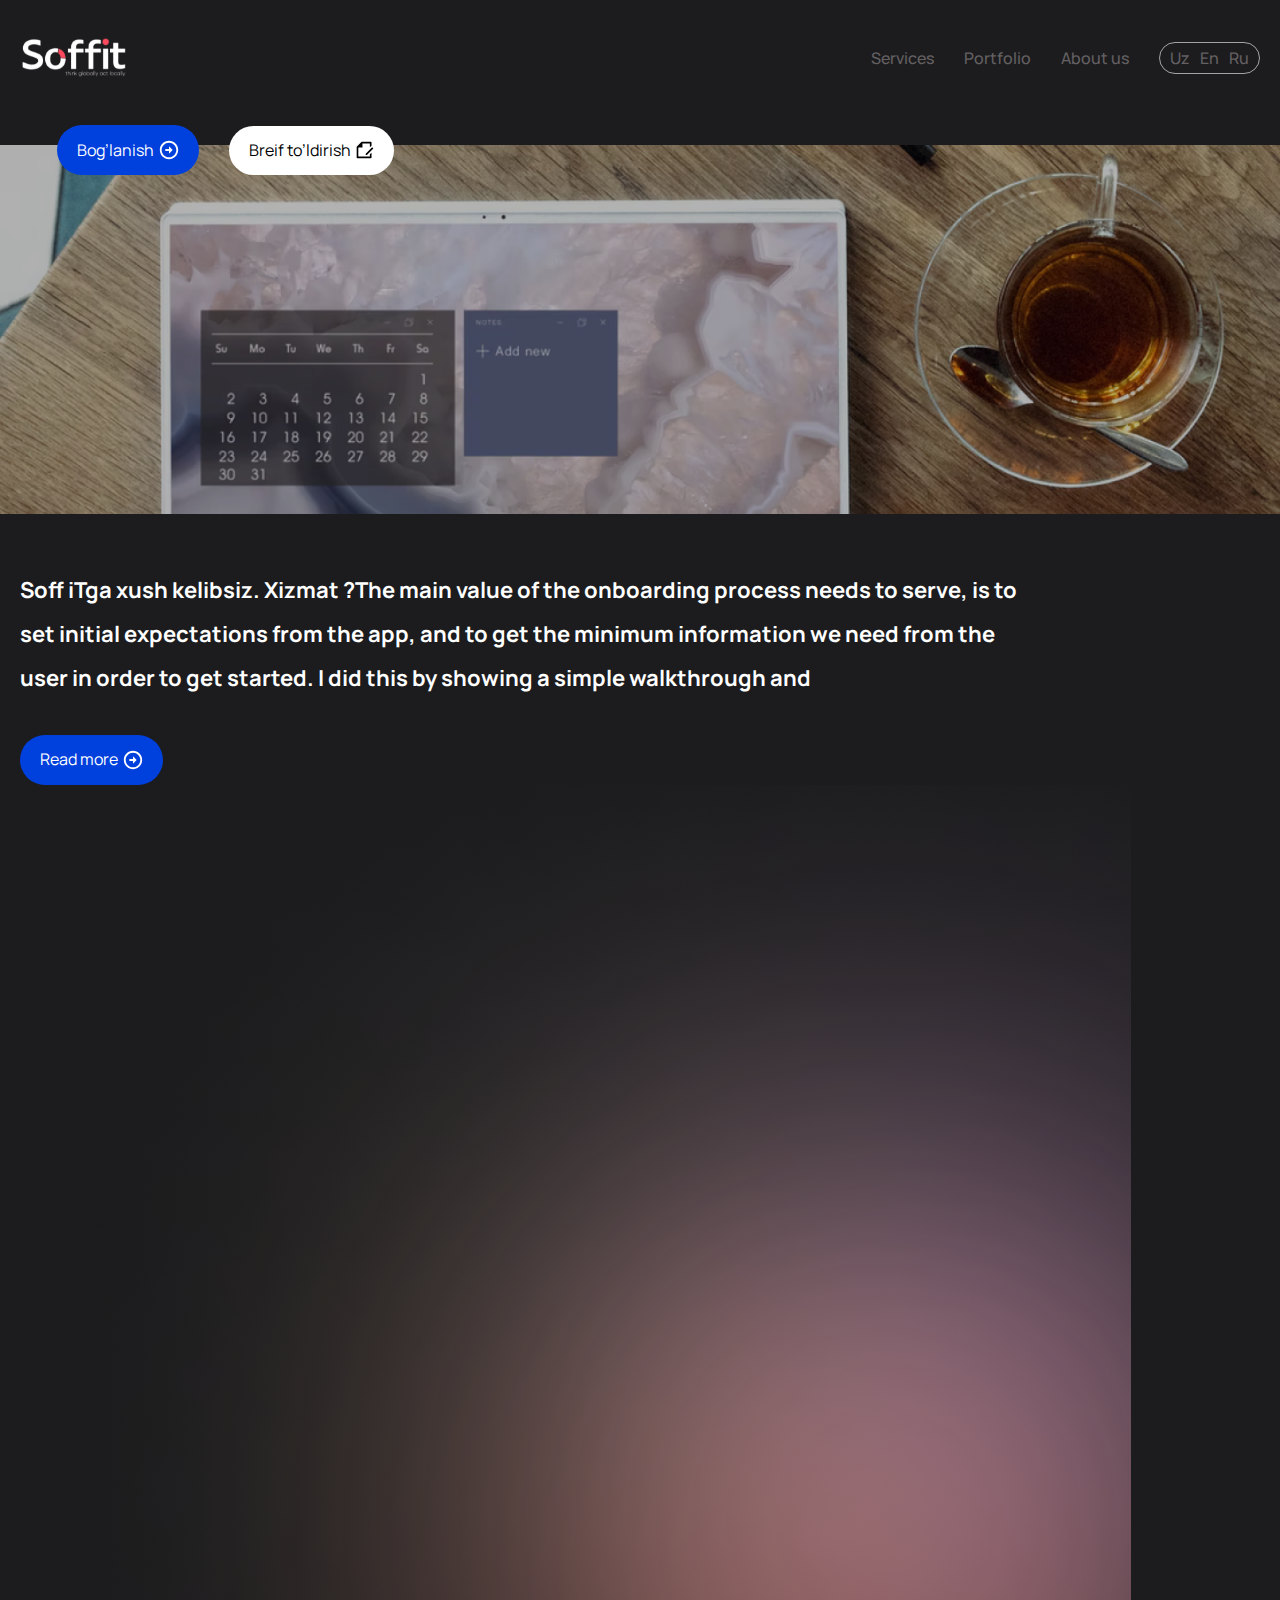
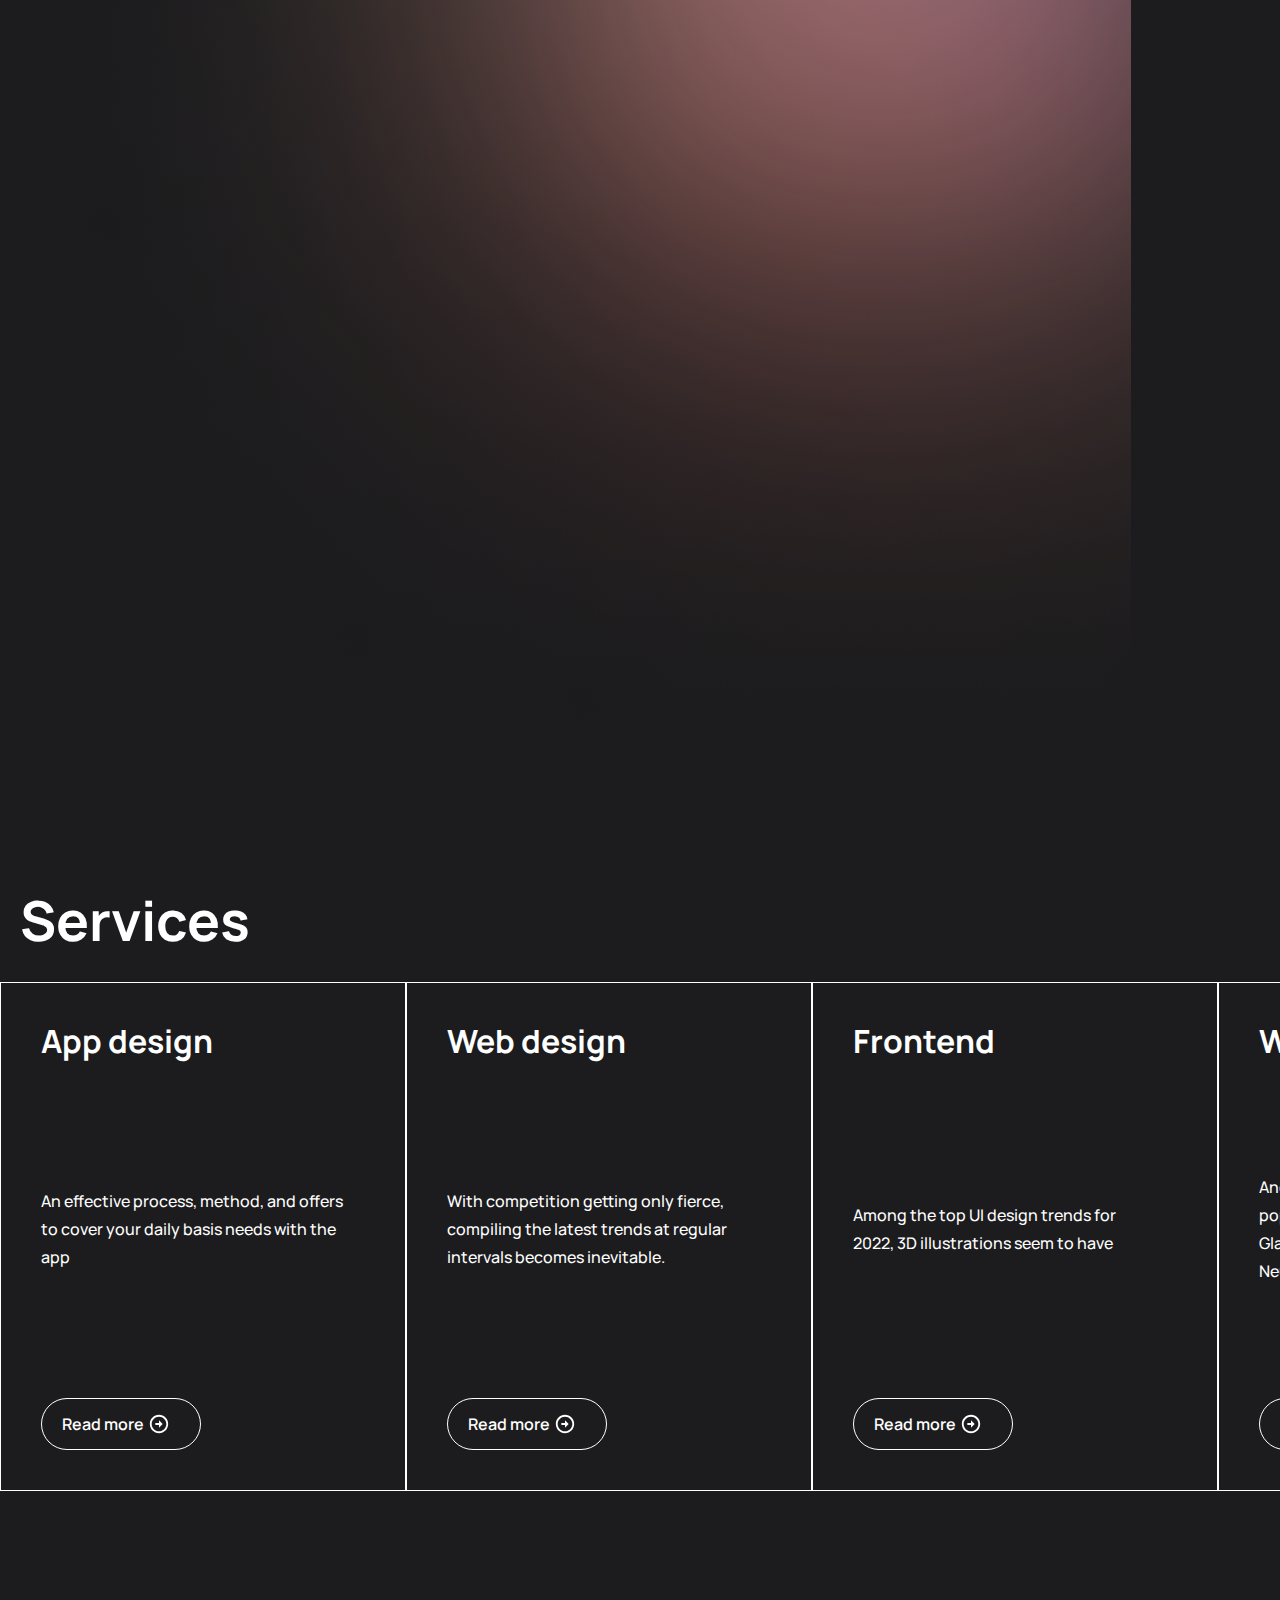
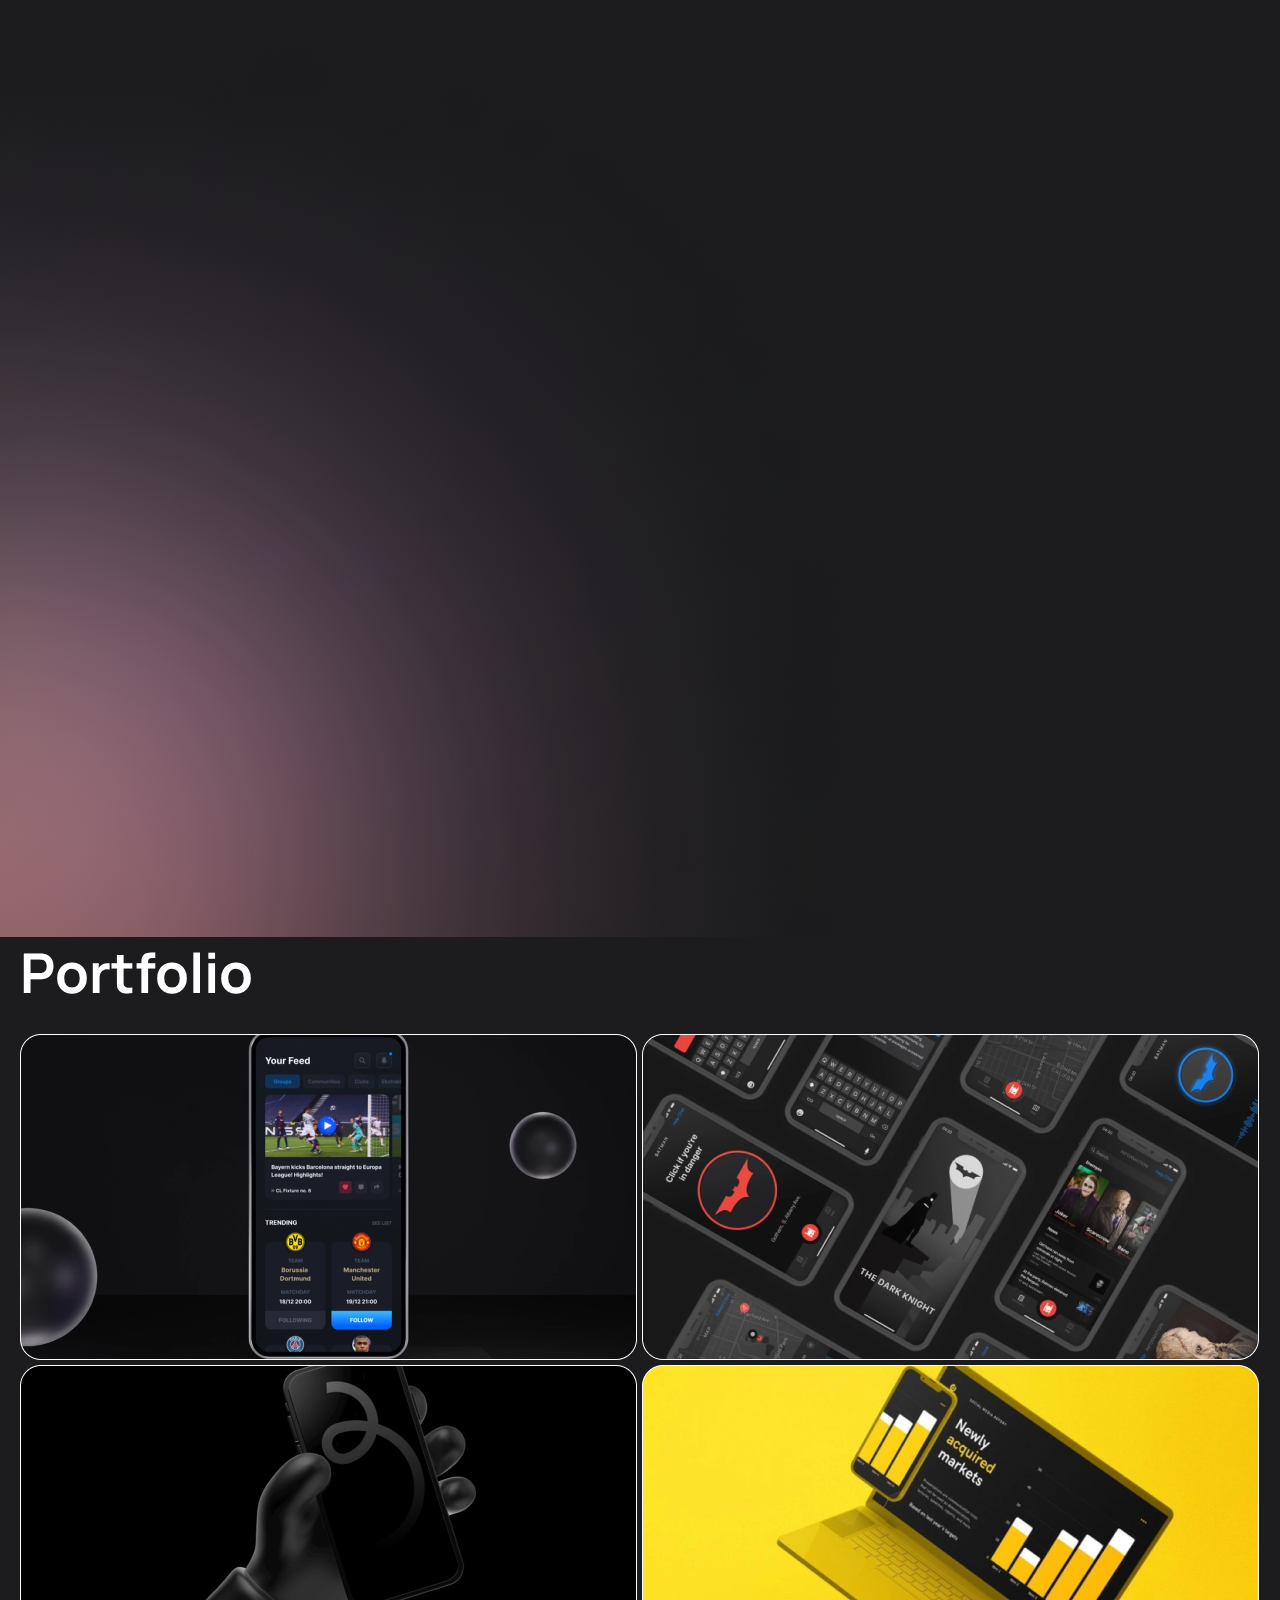
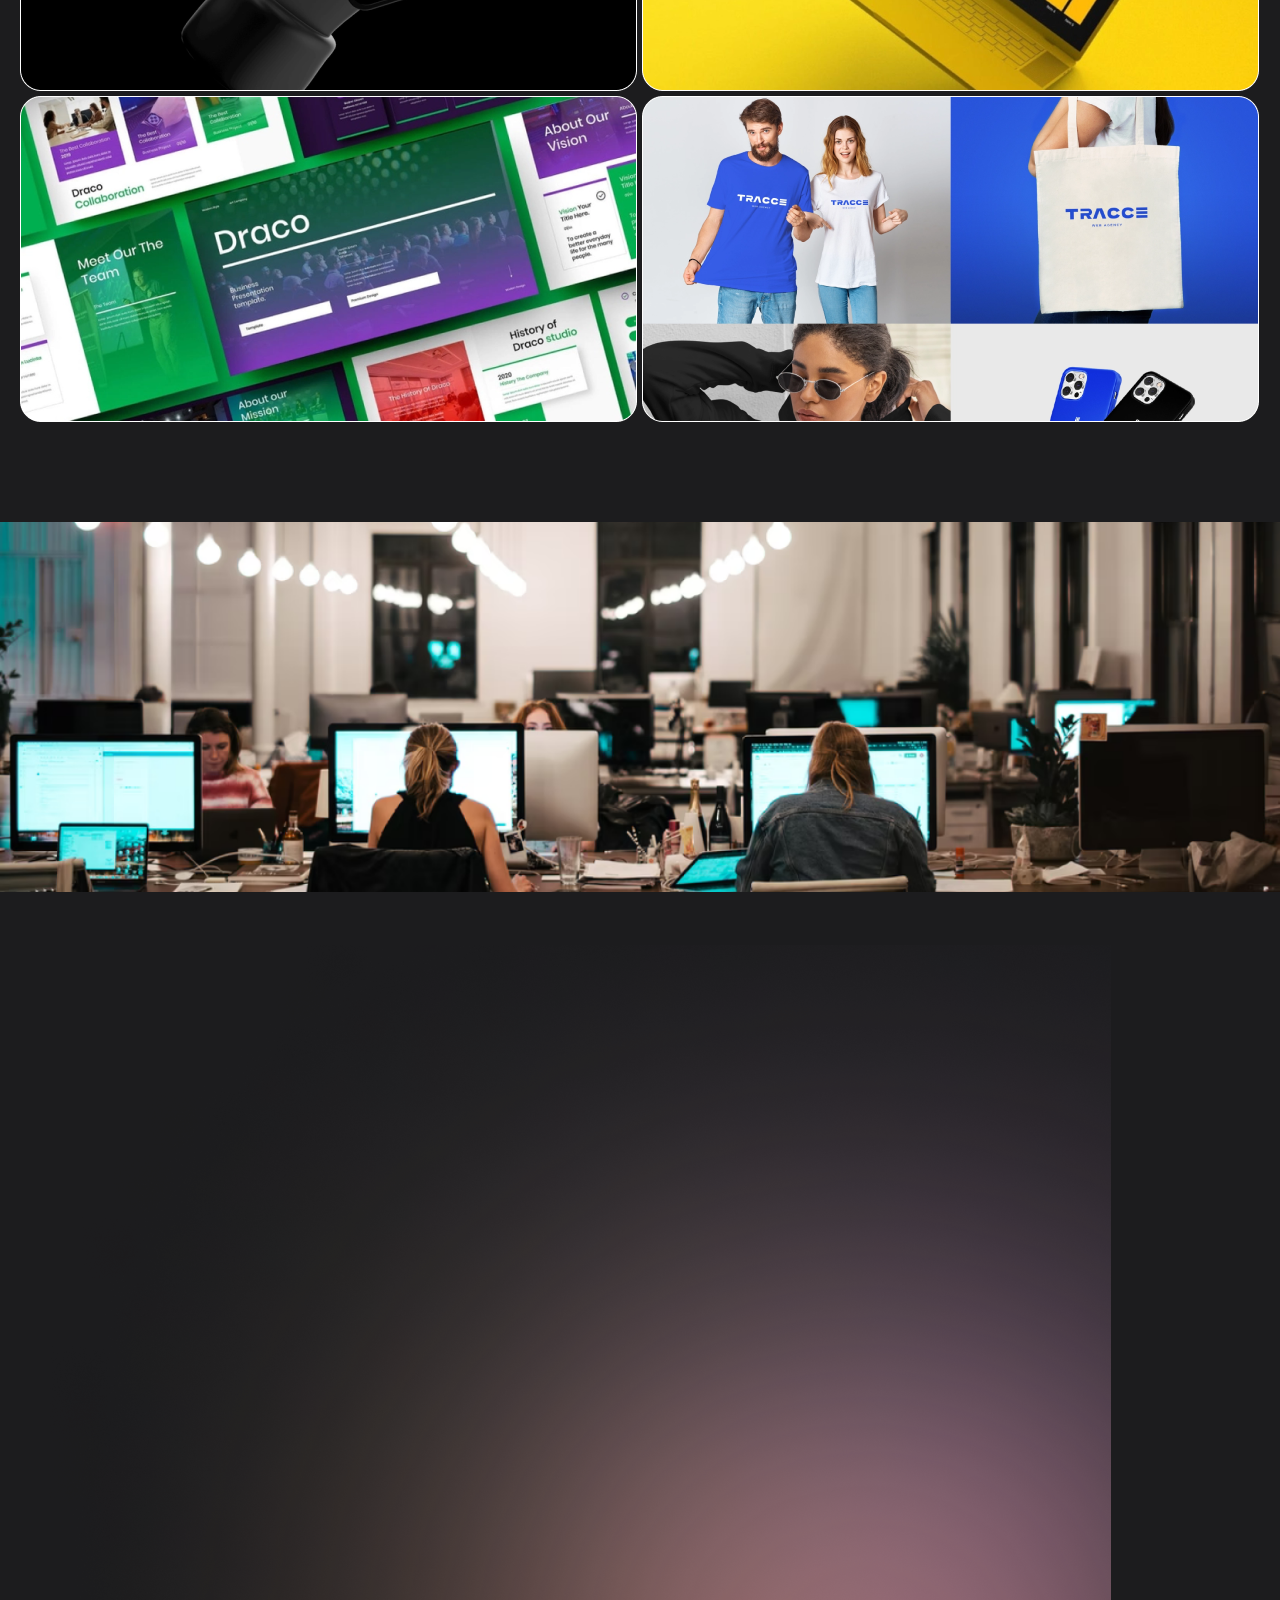
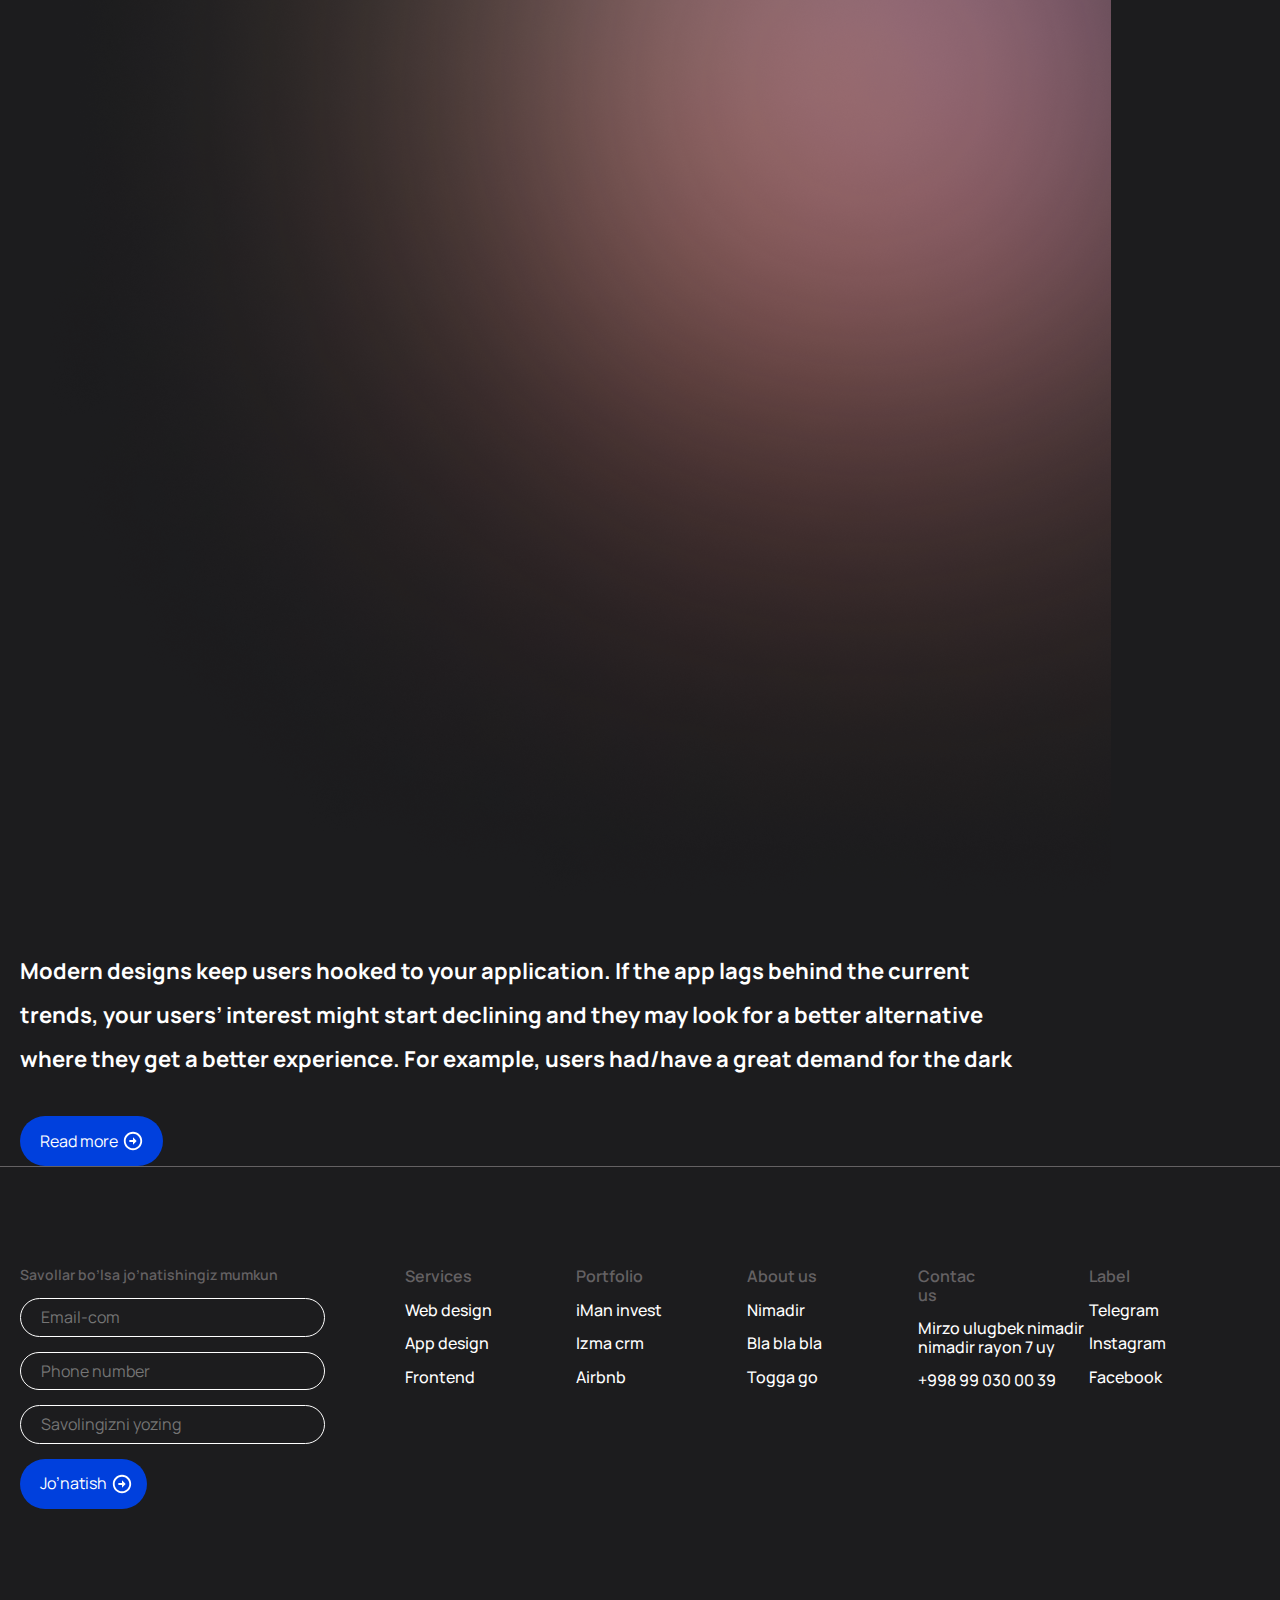
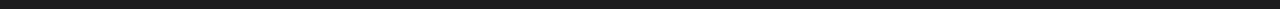
<file: index.html>
<!DOCTYPE html>
<html lang="en">

<head>
    <meta charset="UTF-8">
    <meta name="viewport" content="width=device-width, initial-scale=1.0">
    <link rel="icon" href="./images/logo-img.svg">
    <link rel="stylesheet" href="styles/normalize.css">
    <link rel="stylesheet" href="styles/fonts.css">
    <link rel="stylesheet" href="styles/style.css">
    <title>Soffit | Main page</title>
</head>

<body>

    <!-- Header Section -->
    <header class="container header_container">
        <div class="logo_part">
            <a href="index.html">
                <img src="./images/logo-img.svg" alt="logo img">   
            </a>
        </div>
        <nav>
            <ul>
                <li><a href="services.html">Services</a></li>
                <li><a href="portfolio.html">Portfolio</a></li>
                <li><a href="about.html">About us</a></li>
            </ul>

            <div class="auth">
                <a href="#">Uz</a>
                <a href="#">En</a>
                <a href="#">Ru</a>
            </div>
        </nav>
    </header>



    <!-- Main Section -->
    <main class="main_container">
        <div class="main_background">
            <div class="buttons">
                <button class="btn blue-btn">
                    Bog’lanish
                    <img src="./images/right-vector.svg" alt="right vector">
                </button>
                <button class="btn white-btn">
                    Breif to’ldirish
                    <img class="list" width="18" height="18" src="./images/list2-icon.svg" alt="list icon">
                </button>
            </div>

            <img src="./images/main-bg-image.png" alt="main bg image">
        </div>

        <section class="container main_titles">
            <p class="single_title">
                Soff iTga xush kelibsiz. Xizmat ?The main value of the onboarding process needs to serve, is to set
                initial expectations from the app, and to get the minimum information we need from the user in order to
                get started. I did this by showing a simple walkthrough and
            </p>

            <button class="btn blue-btn">
                Read more
                <img src="./images/right-vector.svg" alt="right vector">
            </button>

            <img class="blur-img" src="./images/main-blur-img.png" alt="blur">
        </section>
    </main>



    <!-- Service cards -->
    <section class="service">
        <div class="container">
            <h1 class="single_heading">
                Services
            </h1>
        </div>

        <div class="cards">
            <div class="card">
                <h2>App design</h2>
                <p>
                    An effective process, method, and offers to cover your daily basis needs with the app
                </p>
                <button class="btn btn-light">
                    Read more
                    <img src="./images/right-vector.svg" alt="right vector">
                </button>
            </div>

            <div class="card">
                <h2>Web design</h2>
                <p>
                    With competition getting only fierce, compiling the latest trends at regular intervals becomes
                    inevitable.
                </p>
                <button class="btn btn-light">
                    Read more
                    <img src="./images/right-vector.svg" alt="right vector">
                </button>
            </div>

            <div class="card">
                <h2>Frontend</h2>
                <p>
                    Among the top UI design trends for 2022, 3D illustrations seem to have
                </p>
                <button class="btn btn-light">
                    Read more
                    <img src="./images/right-vector.svg" alt="right vector">
                </button>
            </div>

            <div class="card">
                <h2>Web site</h2>
                <p>
                    Another UI trend that is becoming quite popular among designers is Glassmorphism. Followed by
                    Neumorphism which was further f
                </p>
                <button class="btn btn-light">
                    Read more
                    <img src="./images/right-vector.svg" alt="right vector">
                </button>
            </div>

            <div class="card">
                <h2>Backend</h2>
                <p>
                    An effective process, method, and offers to cover your daily basis needs with the app
                </p>
                <button class="btn btn-light">
                    Read more
                    <img src="./images/right-vector.svg" alt="right vector">
                </button>
            </div>
        </div>
    </section>



    <!-- Portfolio -->
    <section class="portfolio-section">
        <img class="blur" src="./images/blur-right-img.png" alt="blur">
        <div class="container portfolio">
            <h1 class="single_heading">Portfolio</h1>
            <div class="img-wrapper">
                <div>
                    <img src="./images/phone.png" alt="phone">
                    <img src="./images/handing-phone.png" alt="handing phone">
                    <img src="./images/green-adds.png" alt="adds">
                </div>
                <div>
                    <img src="./images/batmen.png" alt="batmen">
                    <img src="./images/comp-img.png" alt="comp img">
                    <img src="./images/tracce.png" alt="tracce">
                </div>
            </div>
        </div>

        <div class="blur-wrapper">
            <div class="full_background">
                <img src="./images/comp-service.png" alt="computer service">
            </div>

            <img class="third-blur" src="./images/main-blur-img.png" alt="blur">

            <div class="container">
                <p class="single_title">
                    Modern designs keep users hooked to your application. If the app lags behind the current trends,
                    your
                    users’ interest might start declining and they may look for a better alternative where they get a
                    better
                    experience. For example, users had/have a great demand for the dark
                </p>

                <button class="btn blue-btn">
                    Read more
                    <img src="./images/right-vector.svg" alt="right vector">
                </button>
            </div>
        </div>
    </section>


    <!-- Footer section -->
    <div class="footer_wrapper">
        <footer class="container footer_container">
            <form>
                <p>
                    Savollar bo’lsa jo’natishingiz mumkun
                </p>

                <input type="email" placeholder="Email-com">
                <input type="number" placeholder="Phone number">
                <input type="text" placeholder="Savolingizni yozing">

                <button class="btn blue-btn">
                    Jo’natish
                    <img src="./images/right-vector.svg" alt="right vector">
                </button>
            </form>

            <div class="footer_full_wrapper">
                <div class="footer_wrappers">
                    <h4>Services</h4>
                    <ul>
                        <li><a href="#">Web design</a></li>
                        <li><a href="#">App design</a></li>
                        <li><a href="#">Frontend</a></li>
                    </ul>
                </div>

                <div class="footer_wrappers">
                    <h4>Portfolio</h4>
                    <ul>
                        <li><a href="#">iMan invest</a></li>
                        <li><a href="#">Izma crm</a></li>
                        <li><a href="#">Airbnb</a></li>
                    </ul>
                </div>

                <div class="footer_wrappers">
                    <h4>About us</h4>
                    <ul>
                        <li><a href="#">Nimadir </a></li>
                        <li><a href="#">Bla bla bla </a></li>
                        <li><a href="#">Togga go</a></li>
                    </ul>
                </div>

                <div class="footer_wrappers">
                    <h4>Contac us</h4>
                    <ul>
                        <li><a href="#">Mirzo ulugbek nimadir nimadir rayon 7 uy</a></li>
                        <li><a href="#">+998 99 030 00 39</a></li>
                    </ul>
                </div>

                <div class="footer_wrappers">
                    <h4>Label</h4>
                    <ul>
                        <li><a href="#">Telegram </a></li>
                        <li><a href="#">Instagram</a></li>
                        <li><a href="#">Facebook</a></li>
                    </ul>
                </div>
            </div>
        </footer>
    </div>

</body>

</html>
</file>
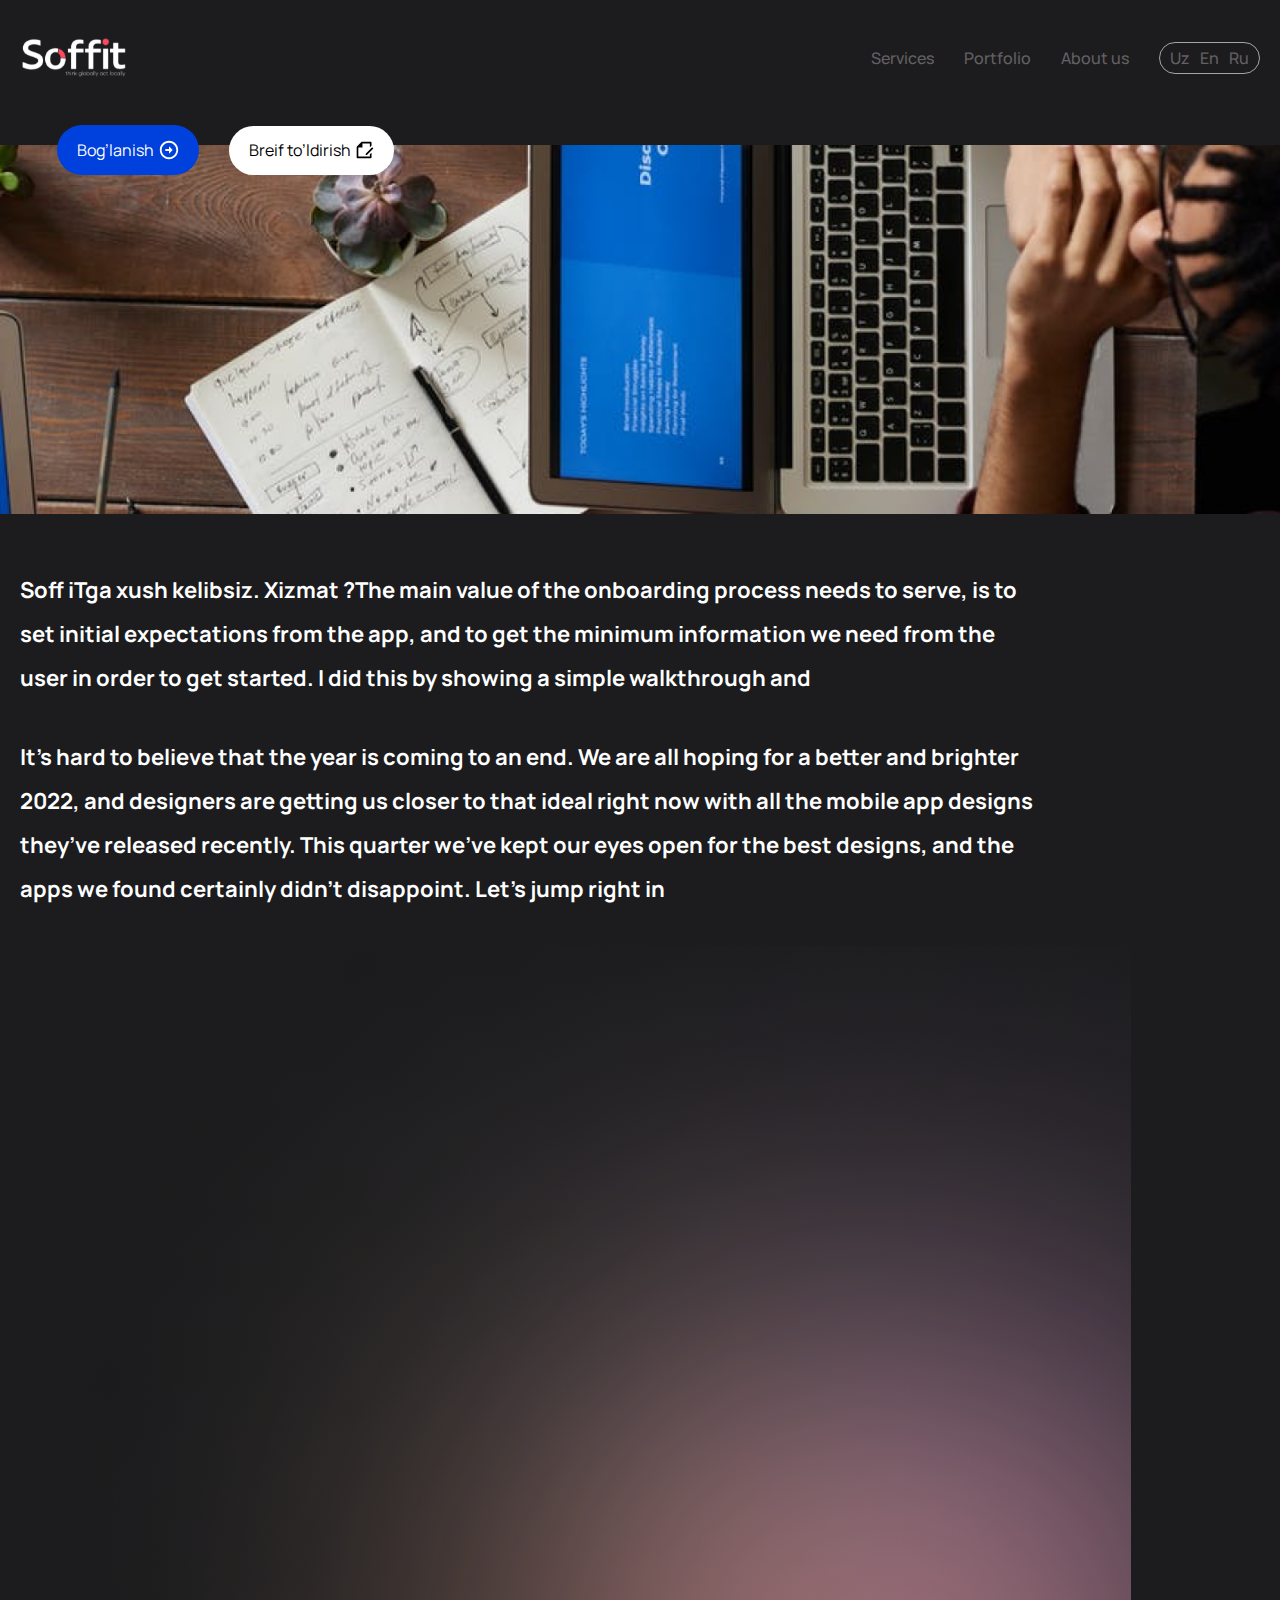
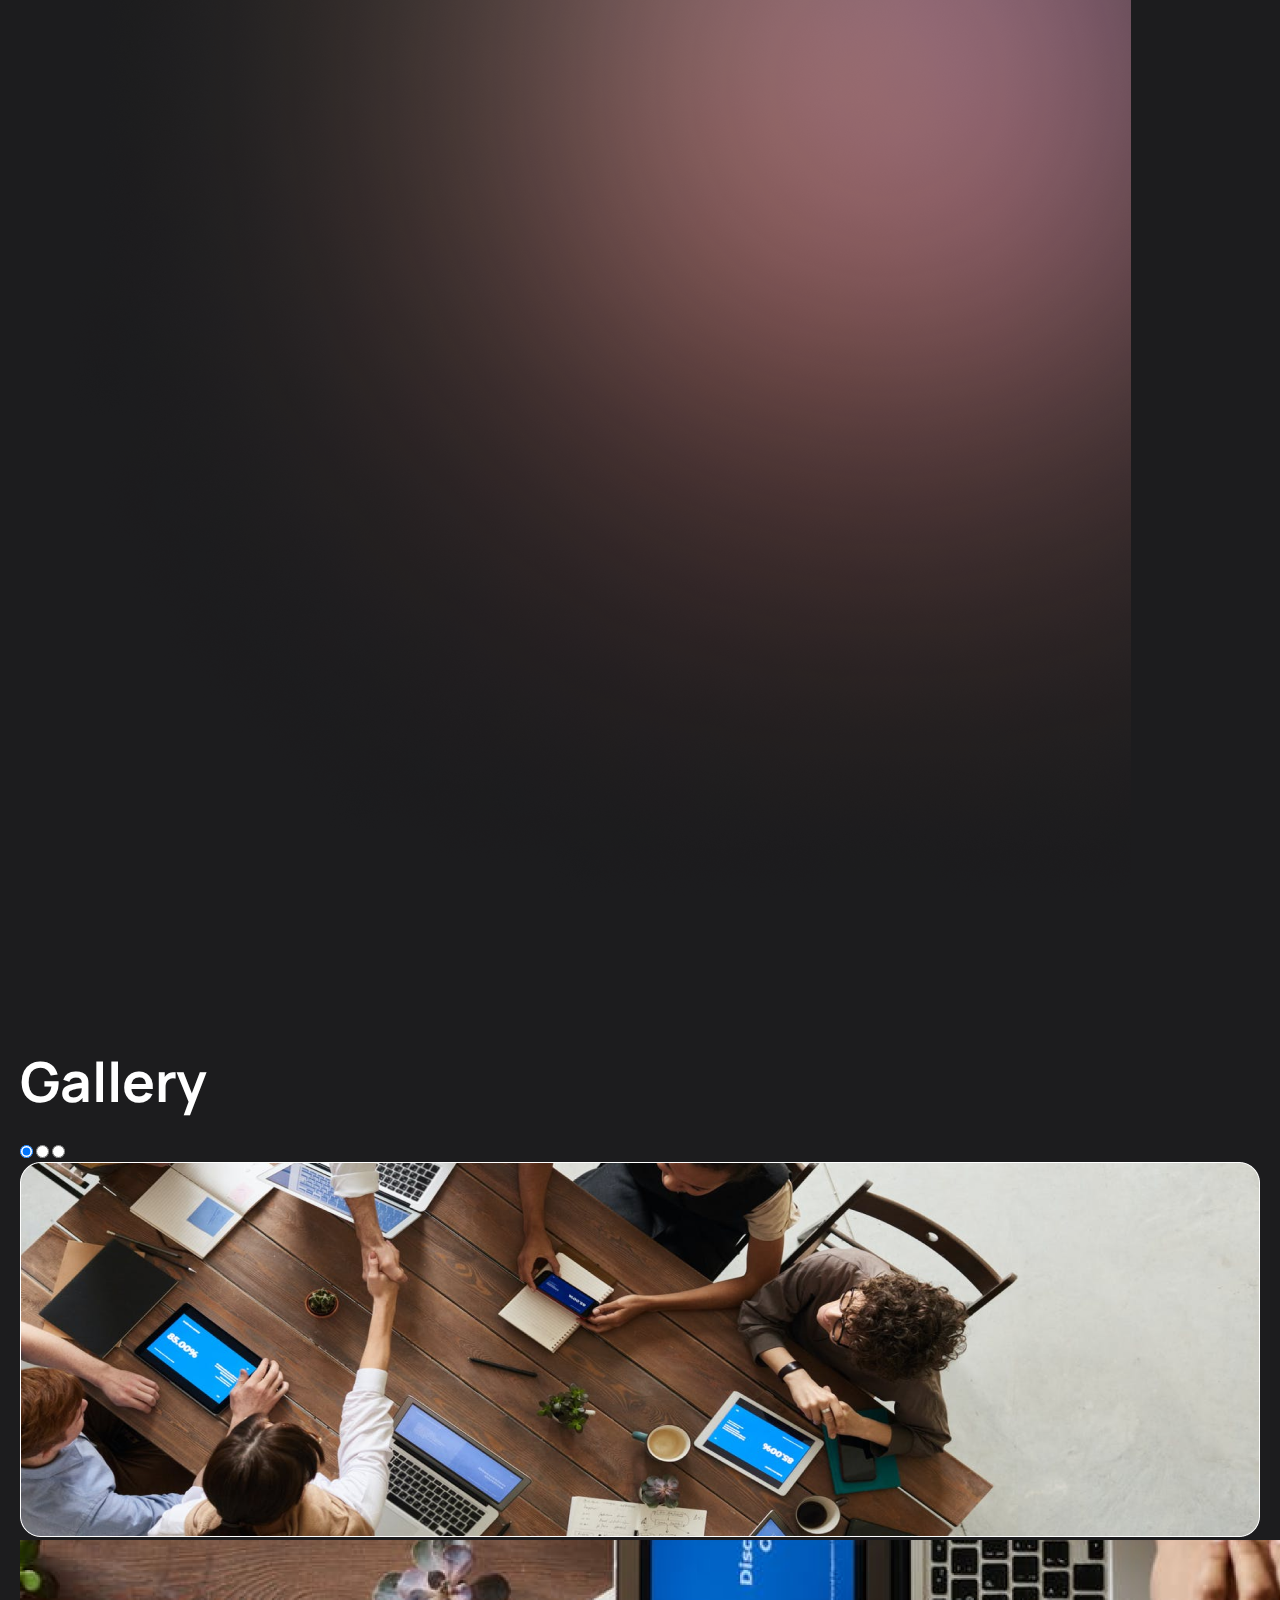
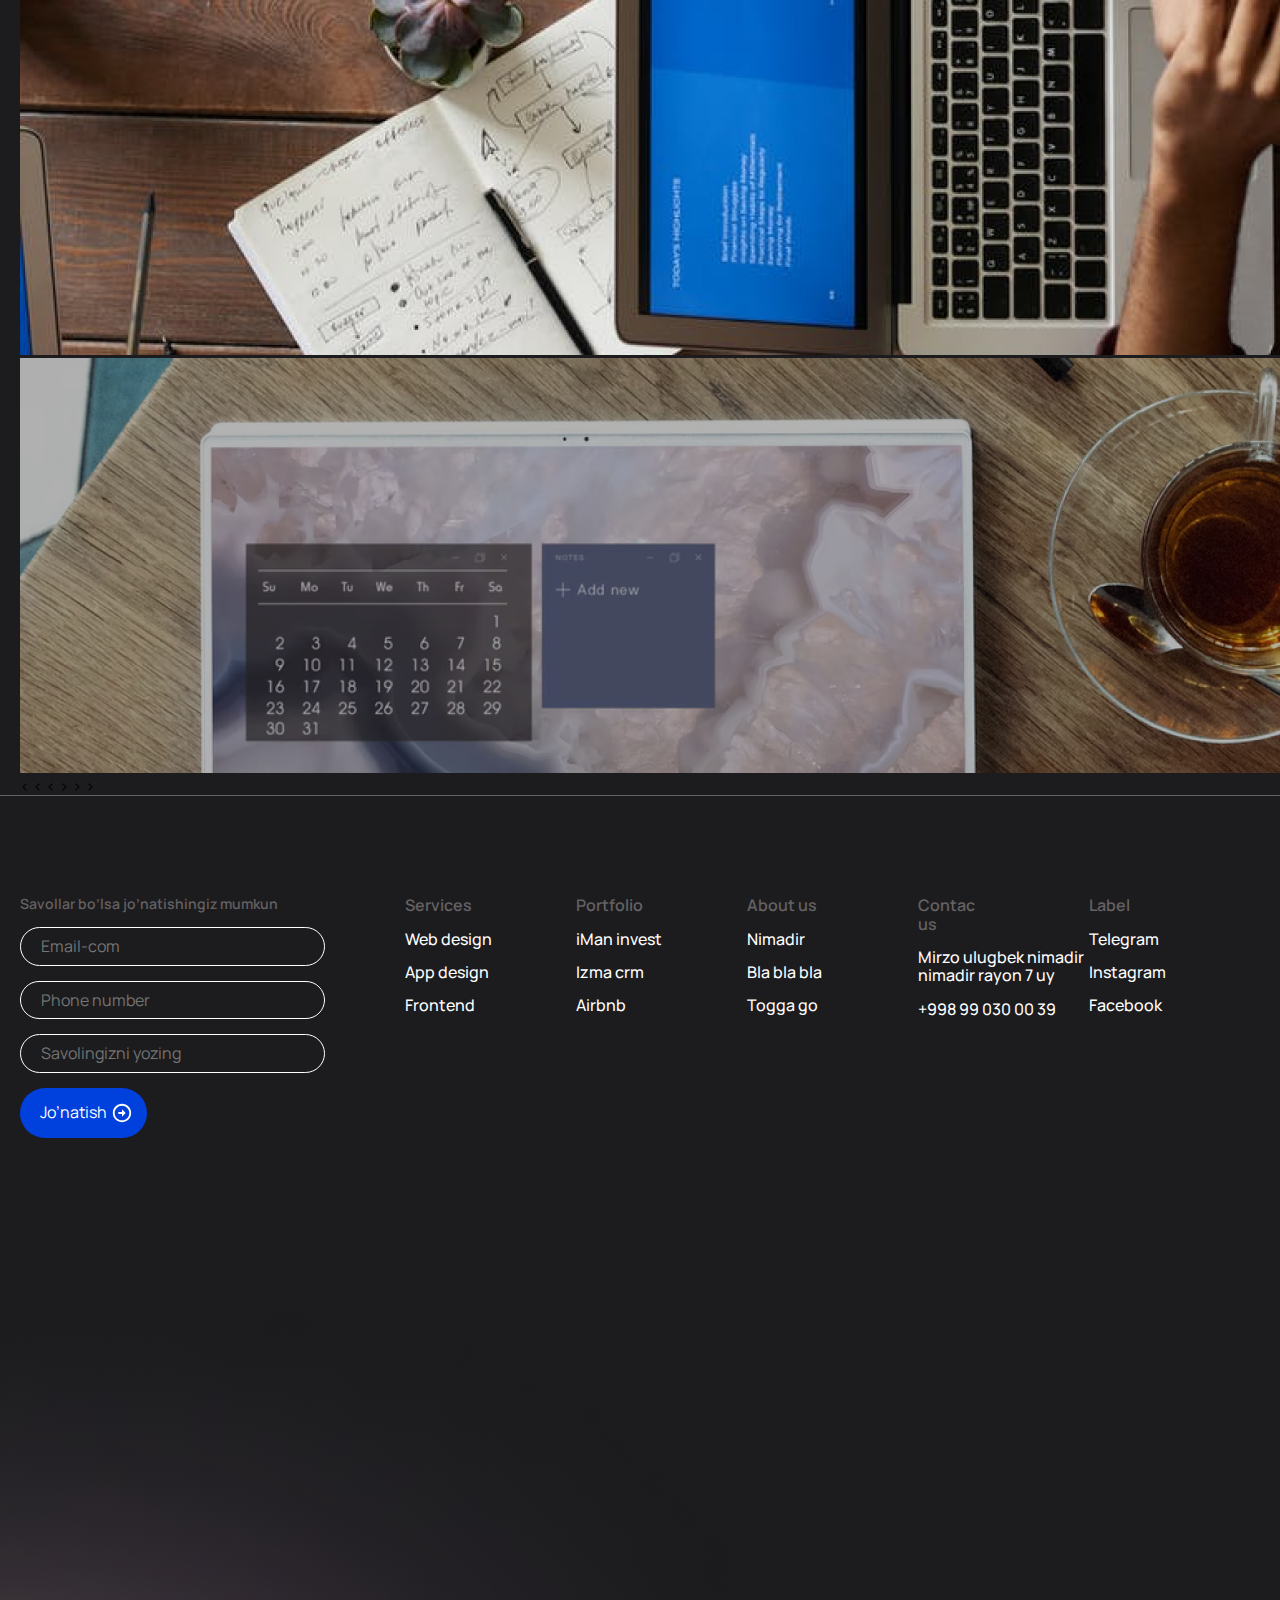
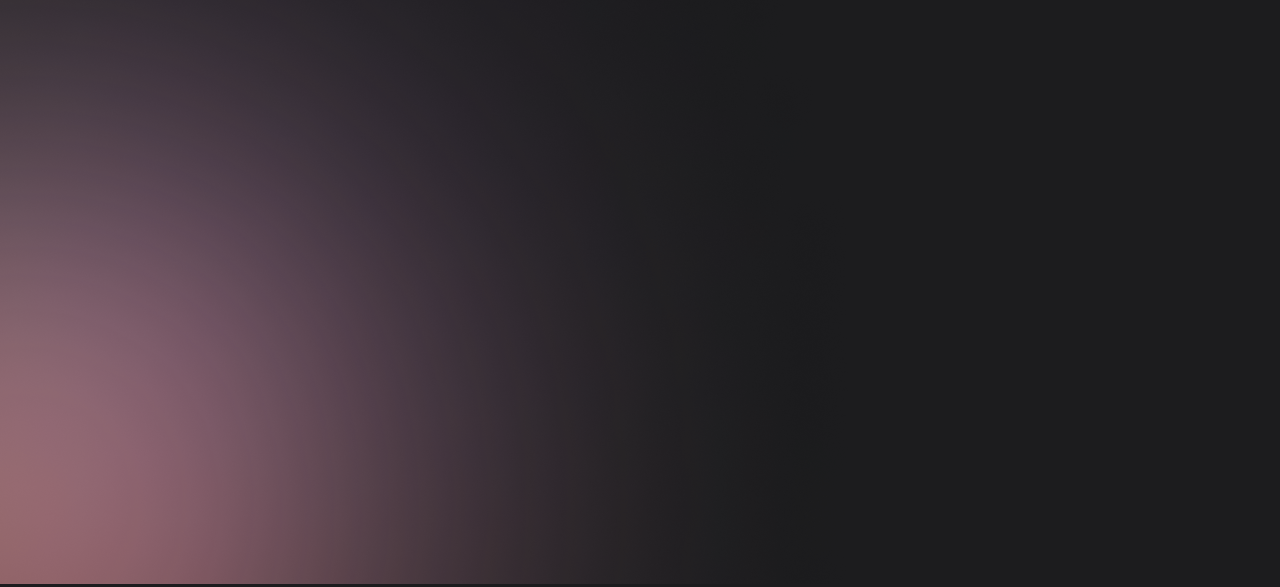
<file: about.html>
<!DOCTYPE html>
<html lang="en">

<head>
    <meta charset="UTF-8">
    <meta name="viewport" content="width=device-width, initial-scale=1.0">
    <link rel="stylesheet" href="styles/normalize.css">
    <link rel="stylesheet" href="styles/fonts.css">
    <link rel="stylesheet" href="styles/style.css">
    <!-- <link href="https://cdn.jsdelivr.net/npm/bootstrap@5.0.2/dist/css/bootstrap.min.css" rel="stylesheet" integrity="sha384-EVSTQN3/azprG1Anm3QDgpJLIm9Nao0Yz1ztcQTwFspd3yD65VohhpuuCOmLASjC" crossorigin="anonymous"> -->
    <title>Soffit | Portfolio page</title>
</head>

<body>

    <!-- About Header -->
    <header class="container header_container">
        <div class="logo_part">
            <a href="index.html">
                <img src="./images/logo-img.svg" alt="logo img">
            </a>
        </div>
        <nav>
            <ul>
                <li><a href="services.html">Services</a></li>
                <li><a href="portfolio.html">Portfolio</a></li>
                <li><a href="about.html">About us</a></li>
            </ul>

            <div class="auth">
                <a href="#">Uz</a>
                <a href="#">En</a>
                <a href="#">Ru</a>
            </div>
        </nav>
    </header>



    <!-- About Main -->
    <main class="main_container about-main_container">
        <div class="main_background">
            <div class="buttons">
                <button class="btn blue-btn">
                    Bog’lanish
                    <img src="./images/right-vector.svg" alt="right vector">
                </button>
                <button class="btn white-btn">
                    Breif to’ldirish
                    <img class="list" width="18" height="18" src="./images/list2-icon.svg" alt="list icon">
                </button>
            </div>

            <img src="./images/about-main-img.png" alt="about main image">
        </div>

        <section class="container main_titles">
            <p class="single_title">
                Soff iTga xush kelibsiz. Xizmat ?The main value of the onboarding process needs to serve, is to set
                initial expectations from the app, and to get the minimum information we need from the user in order to
                get started. I did this by showing a simple walkthrough and
            </p>

            <p class="single_title">
                It’s hard to believe that the year is coming to an end. We are all hoping for a better and brighter 2022, and designers are getting us closer to that ideal right now with all the mobile app designs they’ve released recently. This quarter we’ve kept our eyes open for the best designs, and the apps we found certainly didn’t disappoint. Let’s jump right in
            </p>

            <img class="blur-img" src="./images/main-blur-img.png" alt="blur">
        </section>

        <div class="container">
            <h1 class="single_heading">Gallery</h1>
        </div>


        <div class="carousel container">
            <input class="carousel__toggle" type="radio" name="carousel" id="carousel1" checked>
            <input class="carousel__toggle" type="radio" name="carousel" id="carousel2">
            <input class="carousel__toggle" type="radio" name="carousel" id="carousel3">
            
            <div class="carousel__track">
              <figure class="carousel__item">
                <img src="./images/carusel-img-1.png" alt="Image 1">
              </figure>
              <figure class="carousel__item">
                <img src="./images/about-main-img.png" alt="Image 2">
              </figure>
              <figure class="carousel__item">
                <img src="./images/main-bg-image.png" alt="Image 3">
              </figure>
            </div>
            
            <div class="carousel__nav">
              <label class="carousel__prev" for="carousel1">&lsaquo;</label>
              <label class="carousel__prev" for="carousel2">&lsaquo;</label>
              <label class="carousel__prev" for="carousel3">&lsaquo;</label>
              <label class="carousel__next" for="carousel1">&rsaquo;</label>
              <label class="carousel__next" for="carousel2">&rsaquo;</label>
              <label class="carousel__next" for="carousel3">&rsaquo;</label>
            </div>
          </div>
          
    </main>


    <!-- About Footer -->
    <div class="footer_wrapper services-footer_container">
        <footer class="container footer_container ">
            <form>
                <p>
                    Savollar bo’lsa jo’natishingiz mumkun
                </p>

                <input type="email" placeholder="Email-com">
                <input type="number" placeholder="Phone number">
                <input type="text" placeholder="Savolingizni yozing">

                <button class="btn blue-btn">
                    Jo’natish
                    <img src="./images/right-vector.svg" alt="right vector">
                </button>
            </form>

            <div class="footer_full_wrapper">
                <div class="footer_wrappers">
                    <h4>Services</h4>
                    <ul>
                        <li><a href="#">Web design</a></li>
                        <li><a href="#">App design</a></li>
                        <li><a href="#">Frontend</a></li>
                    </ul>
                </div>

                <div class="footer_wrappers">
                    <h4>Portfolio</h4>
                    <ul>
                        <li><a href="#">iMan invest</a></li>
                        <li><a href="#">Izma crm</a></li>
                        <li><a href="#">Airbnb</a></li>
                    </ul>
                </div>

                <div class="footer_wrappers">
                    <h4>About us</h4>
                    <ul>
                        <li><a href="#">Nimadir </a></li>
                        <li><a href="#">Bla bla bla </a></li>
                        <li><a href="#">Togga go</a></li>
                    </ul>
                </div>

                <div class="footer_wrappers">
                    <h4>Contac us</h4>
                    <ul>
                        <li><a href="#">Mirzo ulugbek nimadir nimadir rayon 7 uy</a></li>
                        <li><a href="#">+998 99 030 00 39</a></li>
                    </ul>
                </div>

                <div class="footer_wrappers">
                    <h4>Label</h4>
                    <ul>
                        <li><a href="#">Telegram </a></li>
                        <li><a href="#">Instagram</a></li>
                        <li><a href="#">Facebook</a></li>
                    </ul>
                </div>
            </div>

        </footer>
        <img class="footer-blur" src="./images/Rectangle.png" alt="blur">
    </div>


    <script src="https://cdn.jsdelivr.net/npm/bootstrap@5.0.2/dist/js/bootstrap.bundle.min.js" integrity="sha384-MrcW6ZMFYlzcLA8Nl+NtUVF0sA7MsXsP1UyJoMp4YLEuNSfAP+JcXn/tWtIaxVXM" crossorigin="anonymous"></script>
</body>

</html>
</file>
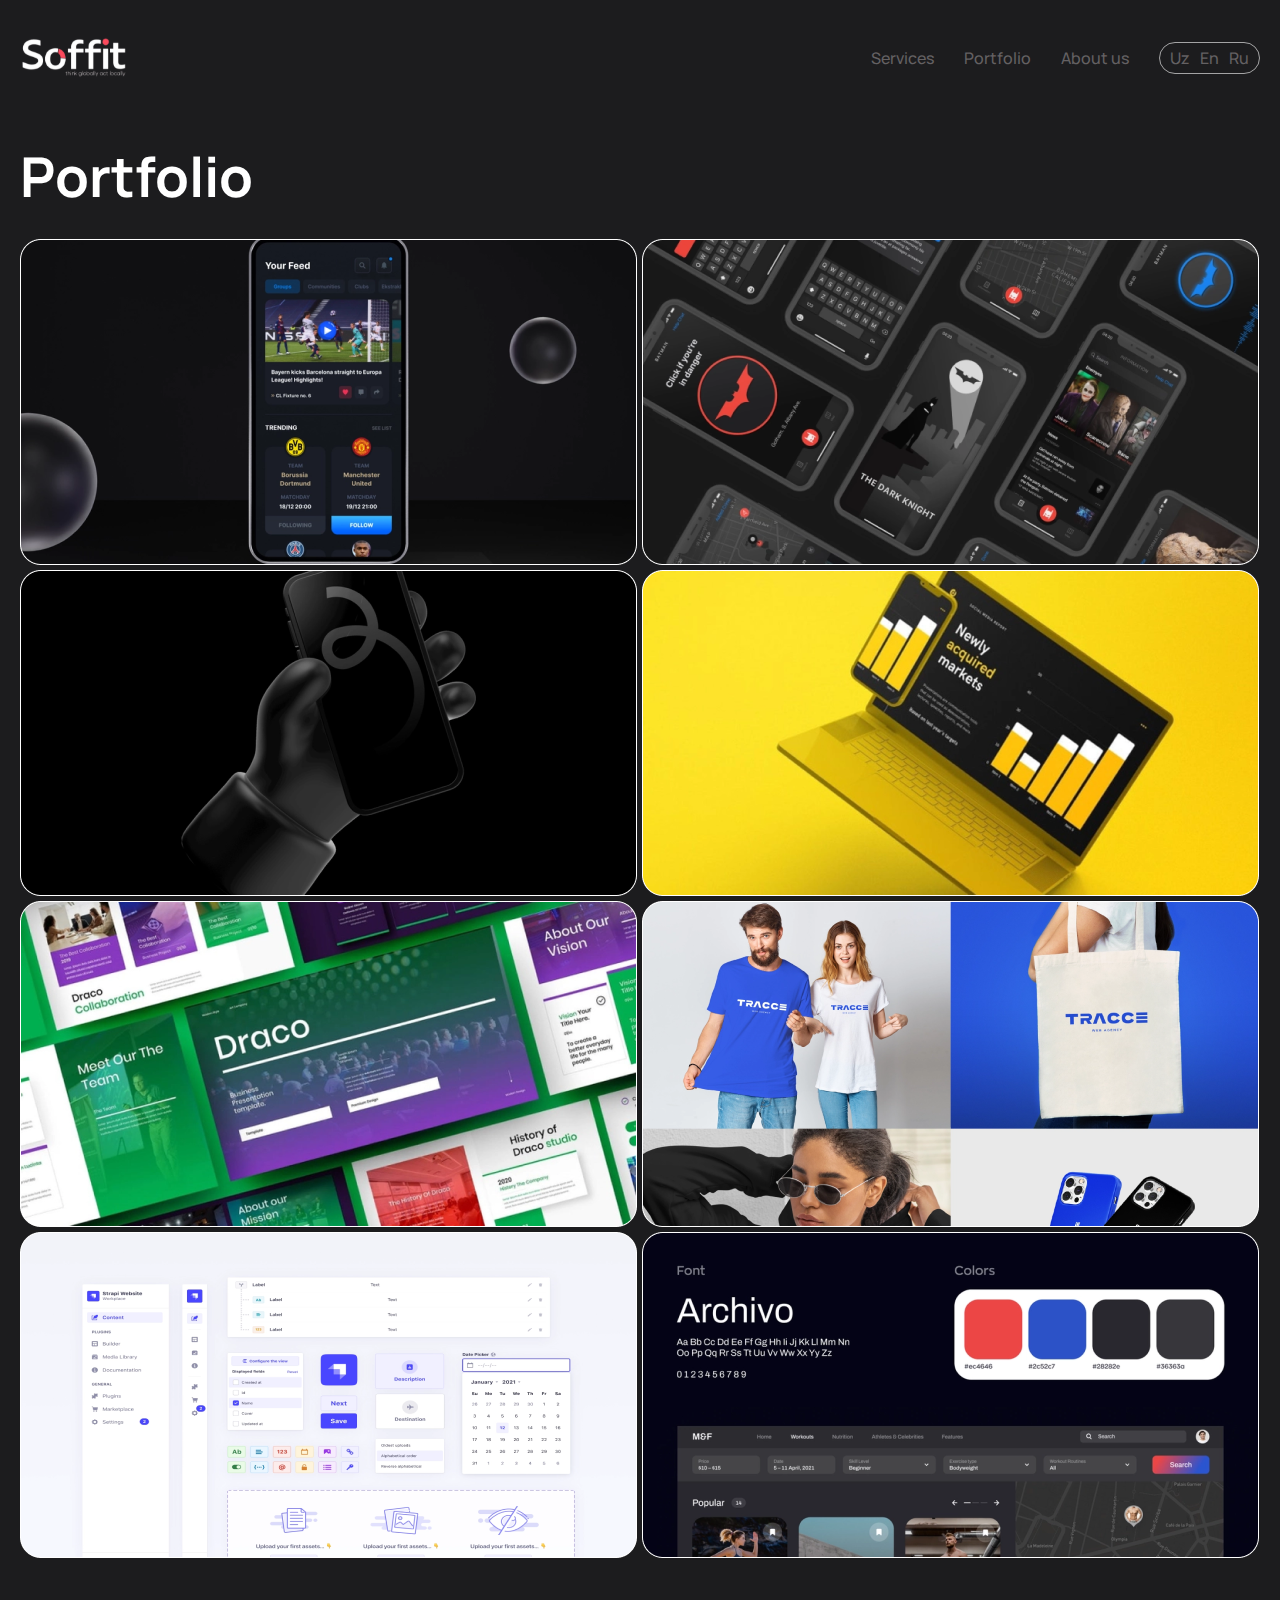
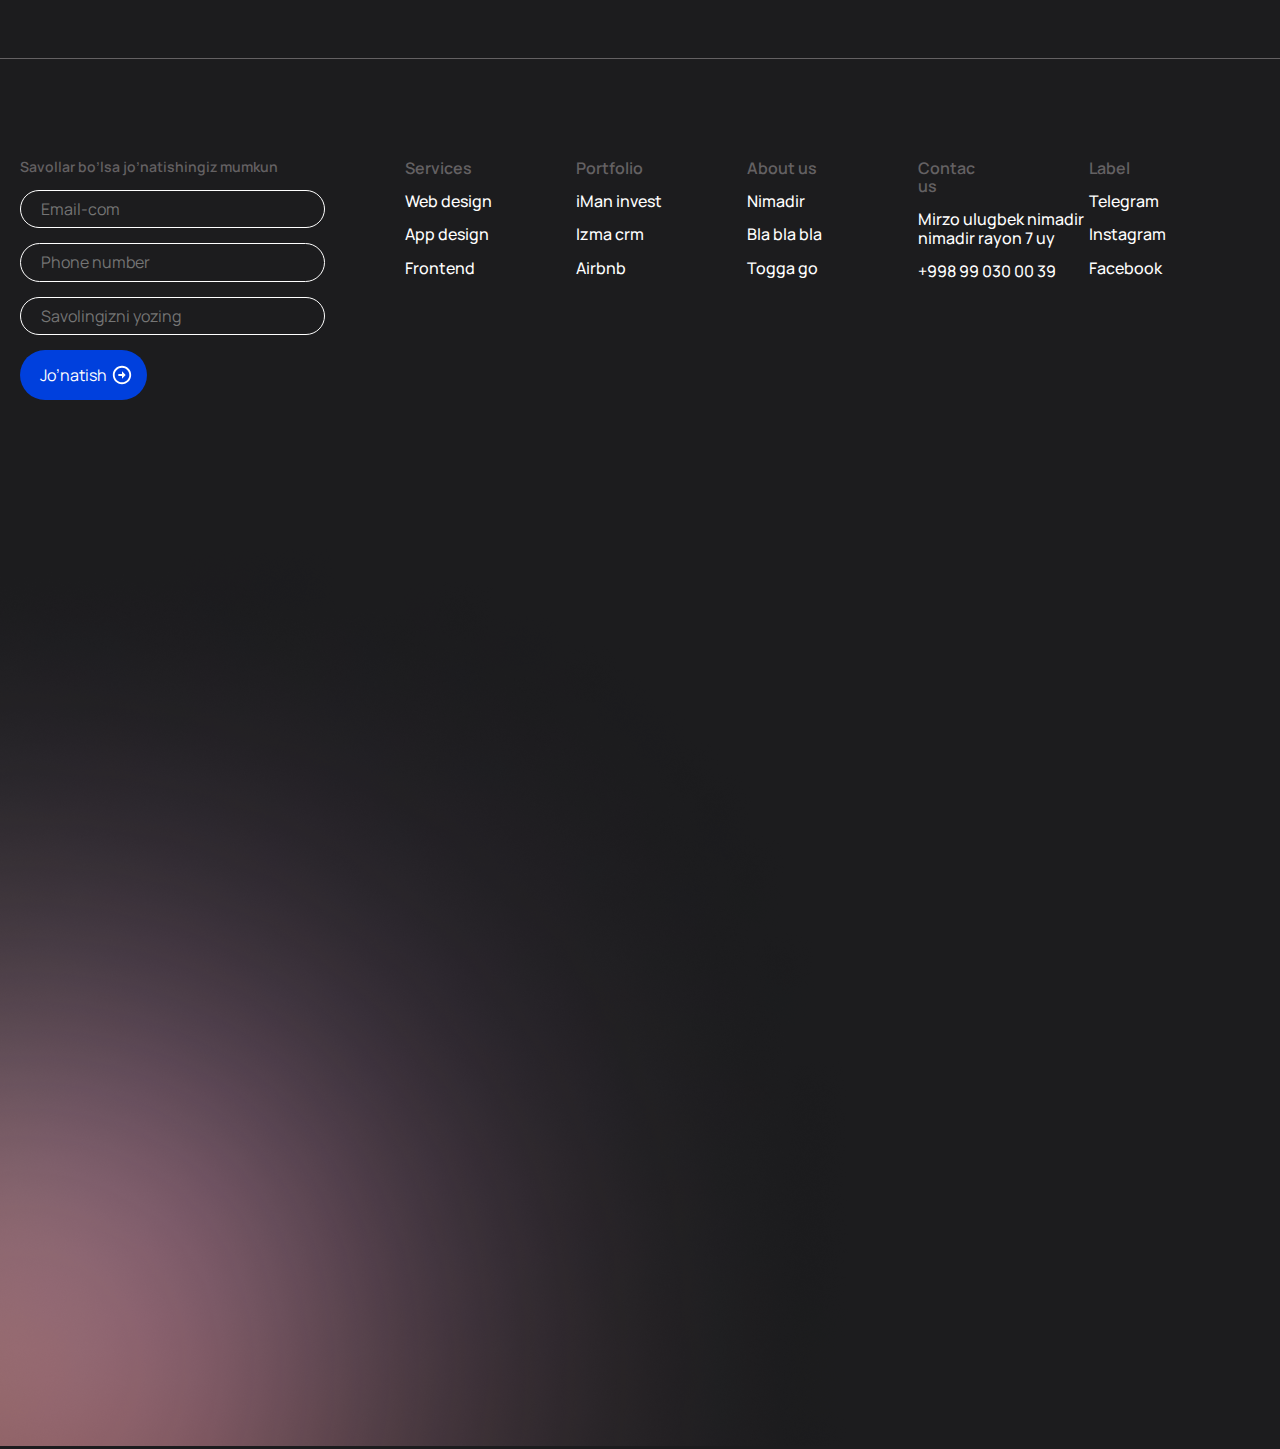
<file: portfolio.html>
<!DOCTYPE html>
<html lang="en">

<head>
    <meta charset="UTF-8">
    <meta name="viewport" content="width=device-width, initial-scale=1.0">
    <link rel="stylesheet" href="styles/normalize.css">
    <link rel="stylesheet" href="styles/fonts.css">
    <link rel="stylesheet" href="styles/style.css">
    <title>Soffit | Portfolio page</title>
</head>

<body>

    <!-- Portfolio Header -->
    <header class="container header_container">
        <div class="logo_part">
            <a href="index.html">
                <img src="./images/logo-img.svg" alt="logo img">
            </a>
        </div>
        <nav>
            <ul>
                <li><a href="services.html">Services</a></li>
                <li><a href="portfolio.html">Portfolio</a></li>
                <li><a href="about.html">About us</a></li>
            </ul>

            <div class="auth">
                <a href="#">Uz</a>
                <a href="#">En</a>
                <a href="#">Ru</a>
            </div>
        </nav>
    </header>



    <!-- Portfolio Main -->
    <main>
        <div class="container portfolio">
            <h1 class="single_heading">Portfolio</h1>
            <div class="img-wrapper">
                <div>
                    <img src="./images/phone.png" alt="phone">
                    <img src="./images/handing-phone.png" alt="handing phone">
                    <img src="./images/green-adds.png" alt="adds">
                    <img src="./images/proporties.png" alt="proporties">
                </div>
                <div>
                    <img src="./images/batmen.png" alt="batmen">
                    <img src="./images/comp-img.png" alt="comp img">
                    <img src="./images/tracce.png" alt="tracce">
                    <img src="./images/settings-color.png" alt="settings color">
                </div>
            </div>
        </div>
    </main>


    <!-- Portflio Footer -->
    <div class="footer_wrapper services-footer_container">
        <footer class="container footer_container ">
            <form>
                <p>
                    Savollar bo’lsa jo’natishingiz mumkun
                </p>

                <input type="email" placeholder="Email-com">
                <input type="number" placeholder="Phone number">
                <input type="text" placeholder="Savolingizni yozing">

                <button class="btn blue-btn">
                    Jo’natish
                    <img src="./images/right-vector.svg" alt="right vector">
                </button>
            </form>

            <div class="footer_full_wrapper">
                <div class="footer_wrappers">
                    <h4>Services</h4>
                    <ul>
                        <li><a href="#">Web design</a></li>
                        <li><a href="#">App design</a></li>
                        <li><a href="#">Frontend</a></li>
                    </ul>
                </div>

                <div class="footer_wrappers">
                    <h4>Portfolio</h4>
                    <ul>
                        <li><a href="#">iMan invest</a></li>
                        <li><a href="#">Izma crm</a></li>
                        <li><a href="#">Airbnb</a></li>
                    </ul>
                </div>

                <div class="footer_wrappers">
                    <h4>About us</h4>
                    <ul>
                        <li><a href="#">Nimadir </a></li>
                        <li><a href="#">Bla bla bla </a></li>
                        <li><a href="#">Togga go</a></li>
                    </ul>
                </div>

                <div class="footer_wrappers">
                    <h4>Contac us</h4>
                    <ul>
                        <li><a href="#">Mirzo ulugbek nimadir nimadir rayon 7 uy</a></li>
                        <li><a href="#">+998 99 030 00 39</a></li>
                    </ul>
                </div>

                <div class="footer_wrappers">
                    <h4>Label</h4>
                    <ul>
                        <li><a href="#">Telegram </a></li>
                        <li><a href="#">Instagram</a></li>
                        <li><a href="#">Facebook</a></li>
                    </ul>
                </div>
            </div>

        </footer>
        <img class="footer-blur" src="./images/Rectangle.png" alt="blur">
    </div>

</body>

</html>
</file>
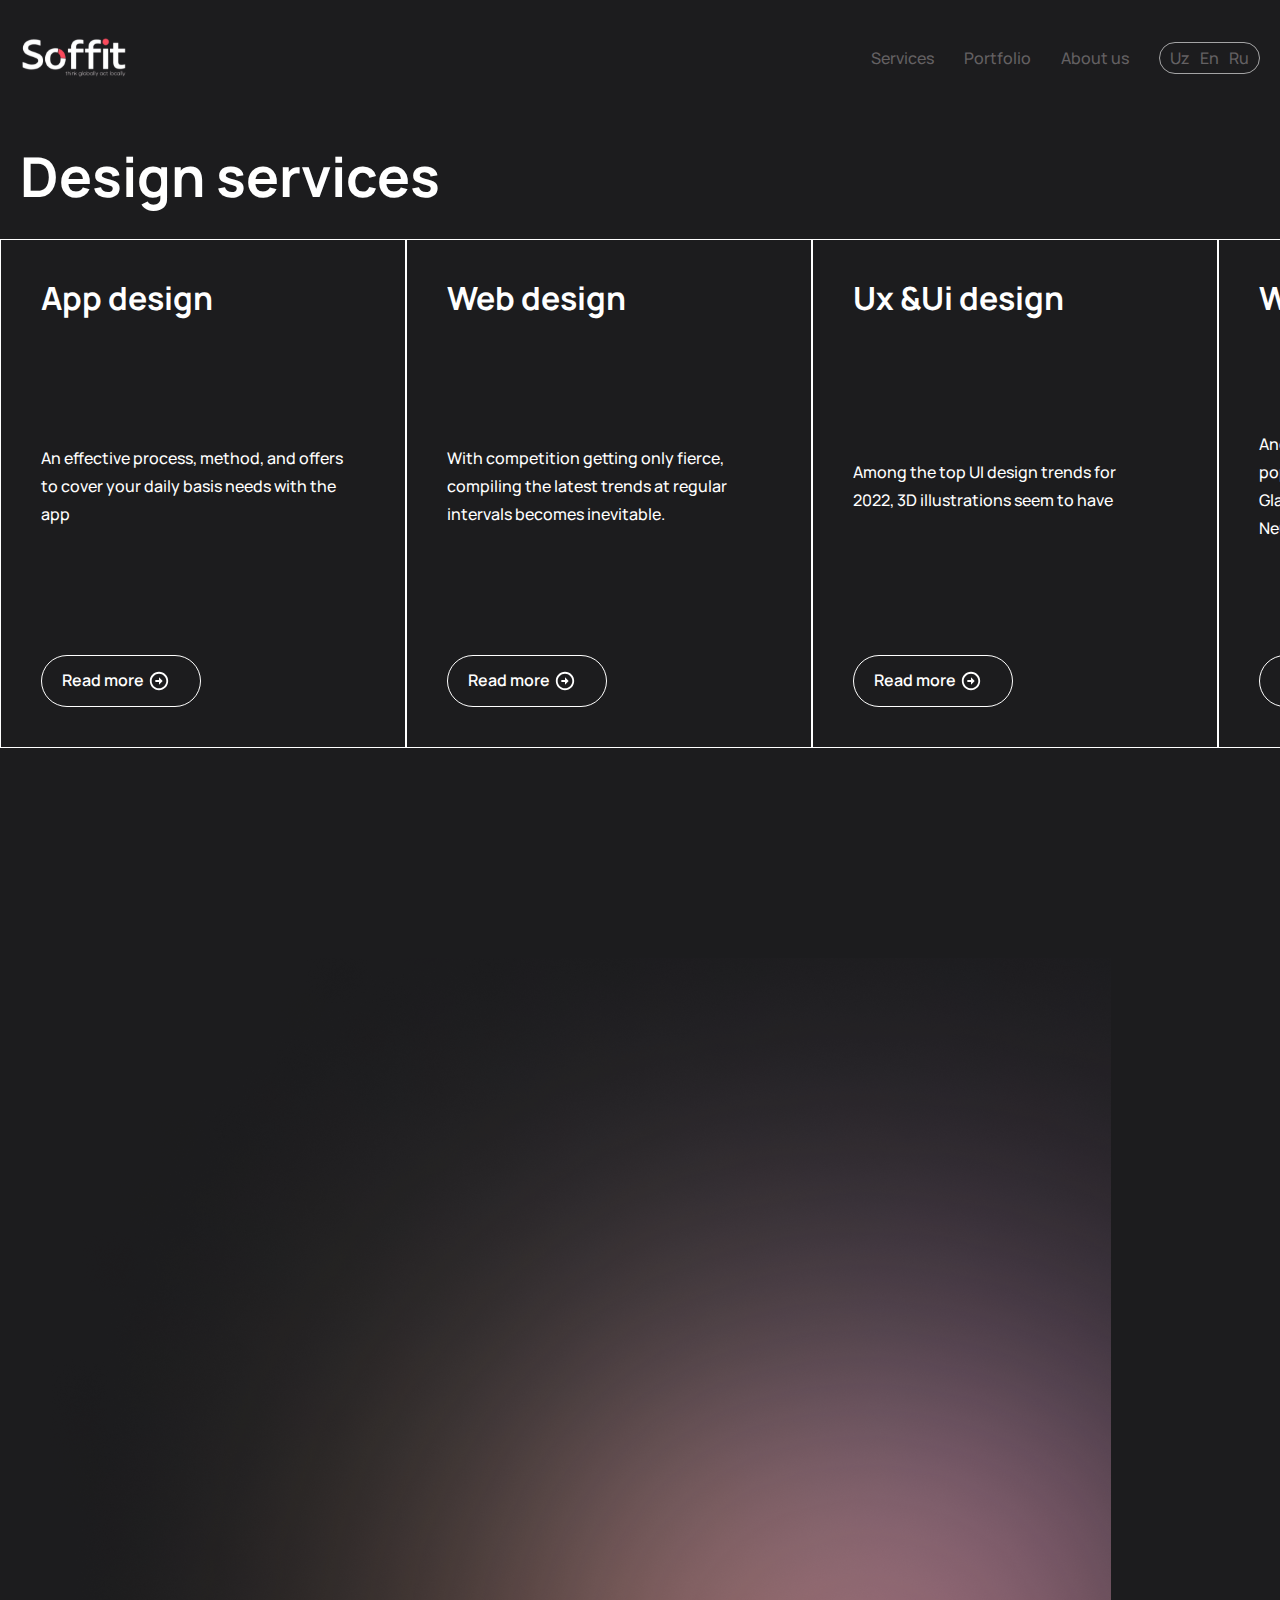
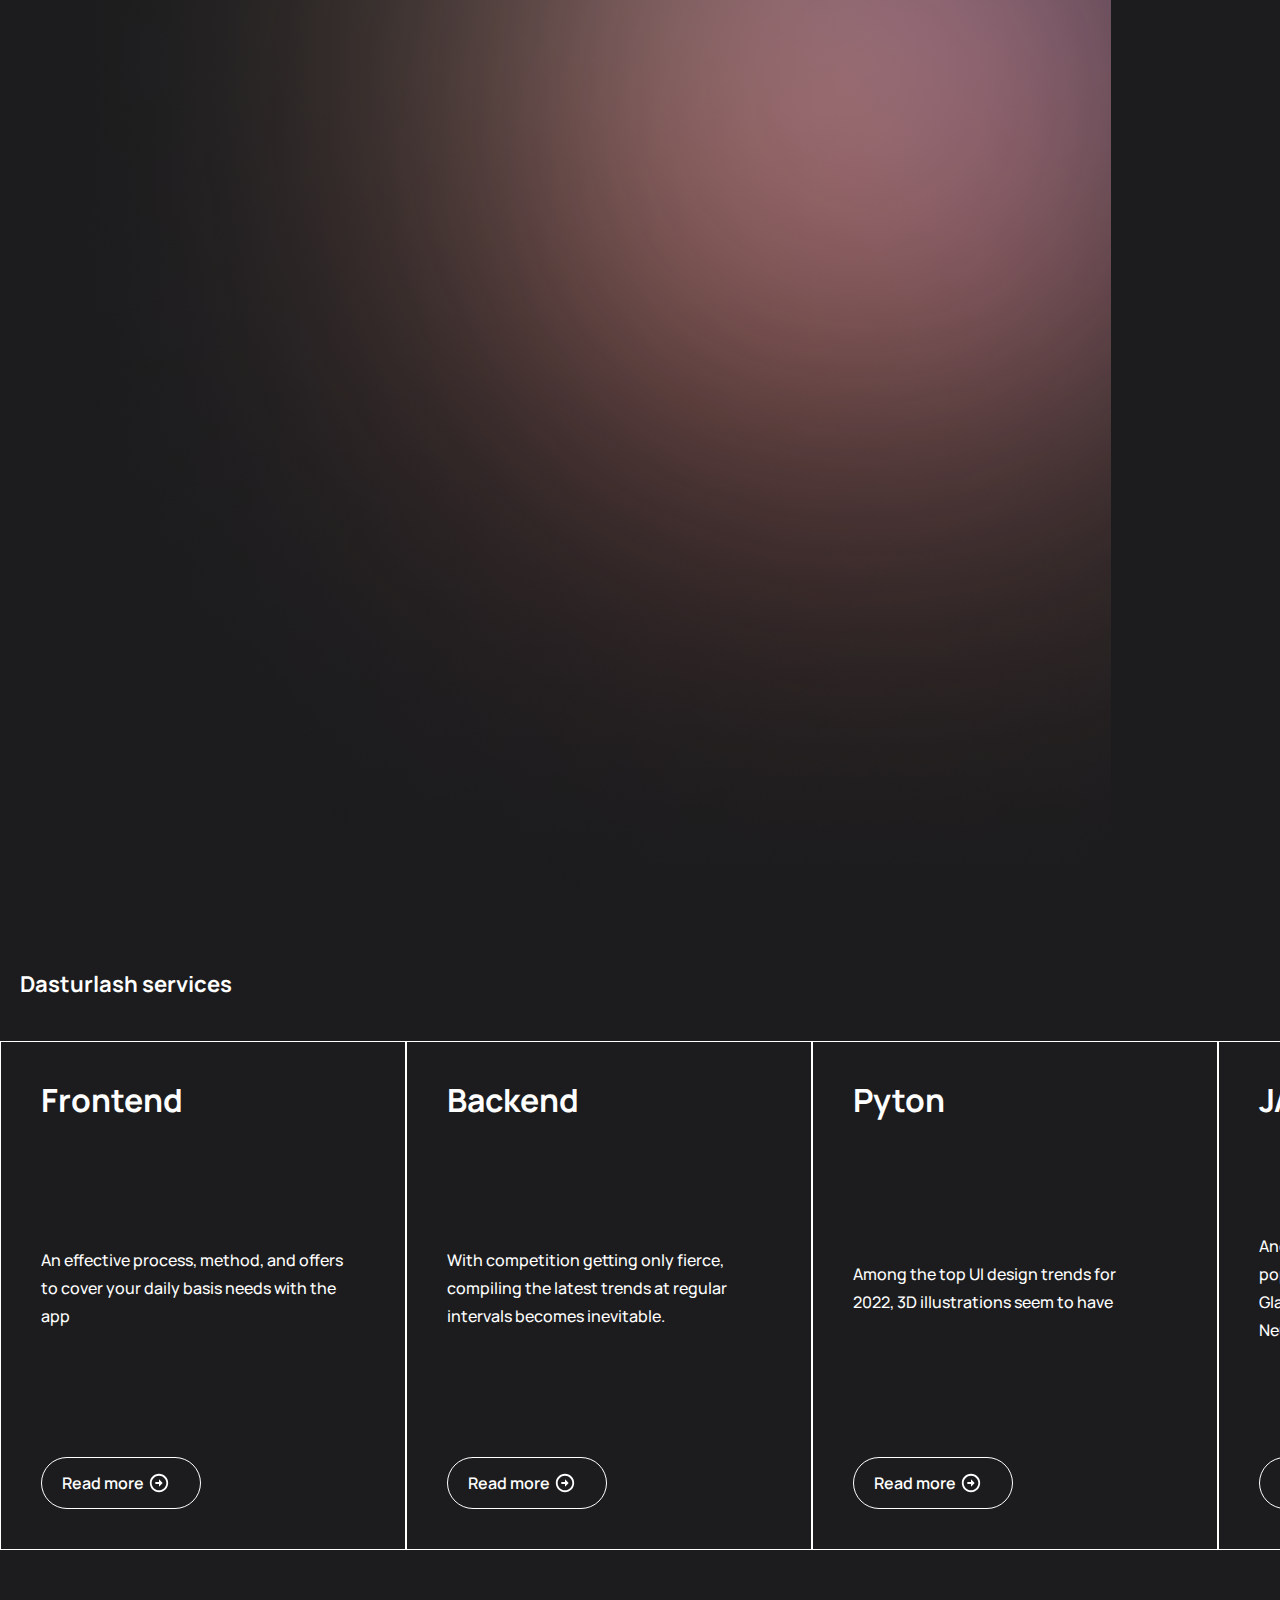
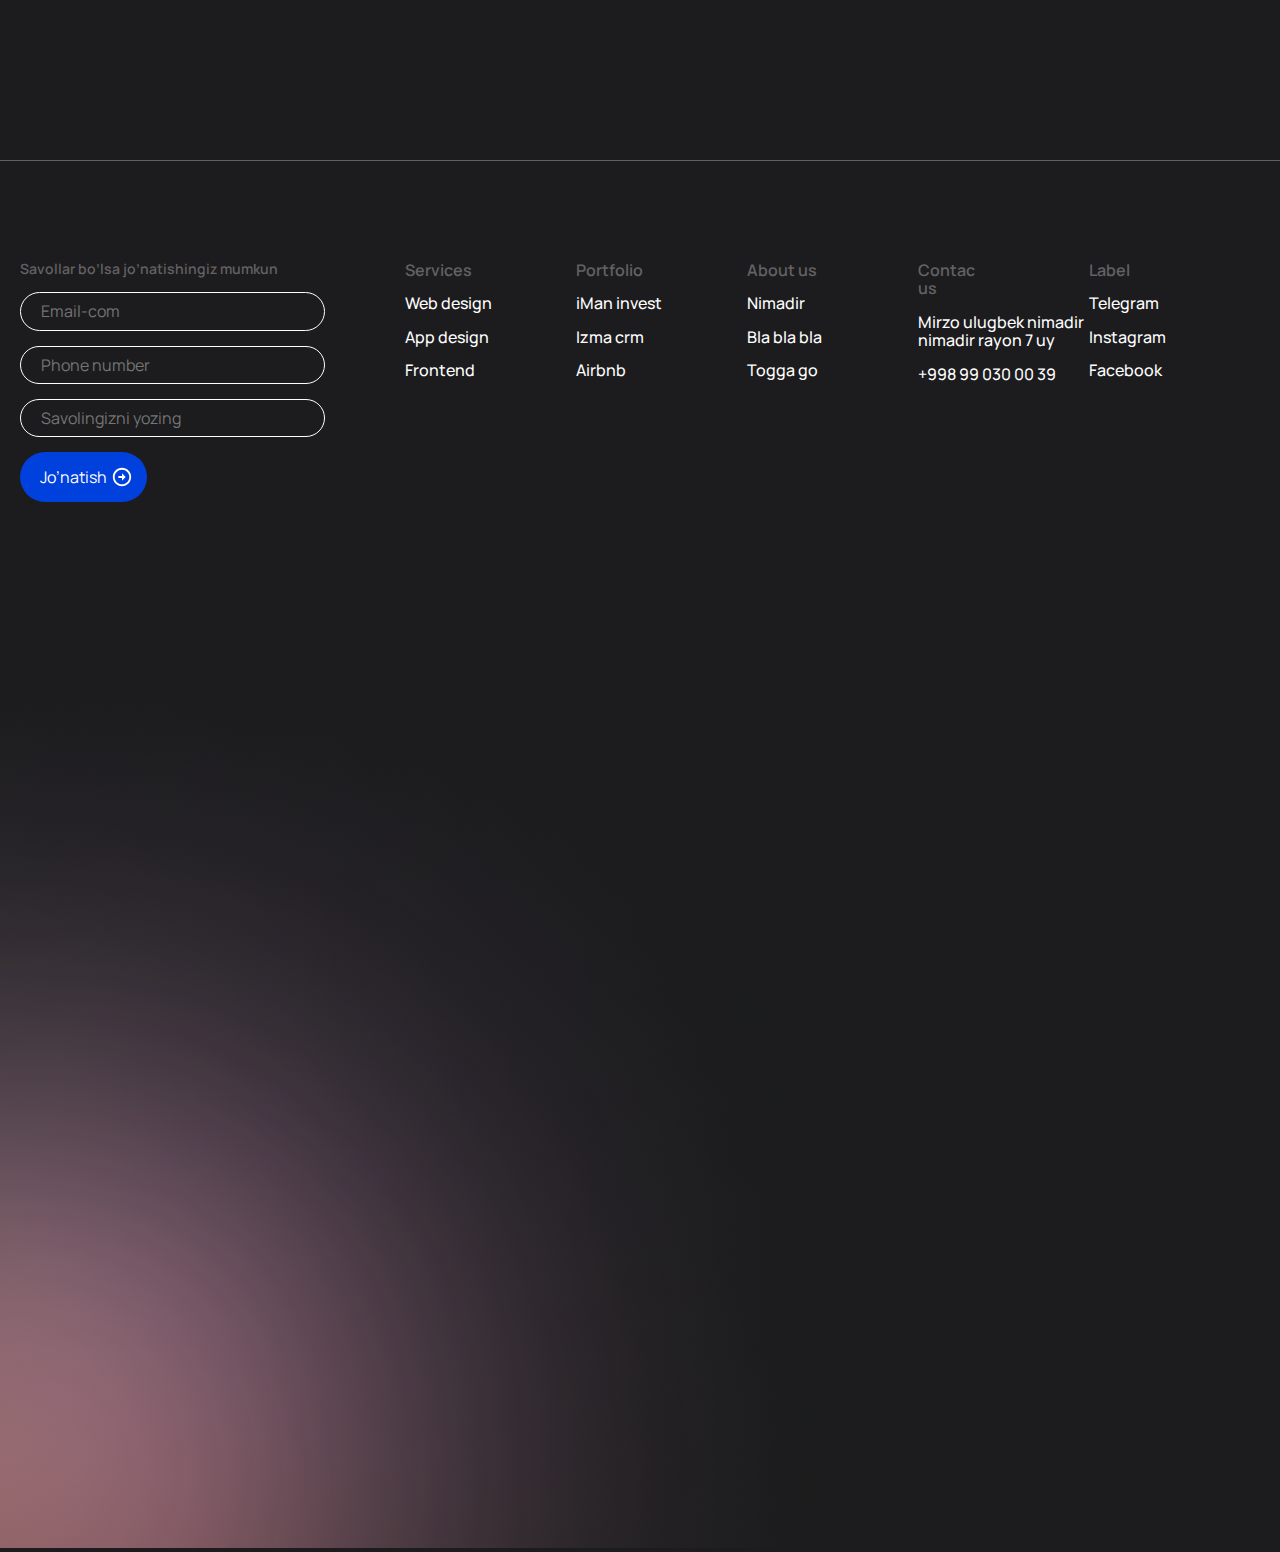
<file: services.html>
<!DOCTYPE html>
<html lang="en">

<head>
    <meta charset="UTF-8">
    <meta name="viewport" content="width=device-width, initial-scale=1.0">
    <link rel="stylesheet" href="styles/normalize.css">
    <link rel="stylesheet" href="styles/fonts.css">
    <link rel="stylesheet" href="styles/style.css">
    <title>Soffit | Services page</title>
</head>

<body>

    <!-- Services Header -->
    <header class="container header_container">
        <div class="logo_part">
            <a href="index.html">
                <img src="./images/logo-img.svg" alt="logo img">
            </a>
        </div>
        <nav>
            <ul>
                <li><a href="services.html">Services</a></li>
                <li><a href="portfolio.html">Portfolio</a></li>
                <li><a href="about.html">About us</a></li>
            </ul>

            <div class="auth">
                <a href="#">Uz</a>
                <a href="#">En</a>
                <a href="#">Ru</a>
            </div>
        </nav>
    </header>



    <!-- Services Main -->
    <main>
        <div class="container">
            <h1 class="single_heading">Design services</h1>
        </div>
        <div class="cards cards-bottom">
            <div class="card">
                <h2>App design</h2>
                <p>
                    An effective process, method, and offers to cover your daily basis needs with the app
                </p>
                <button class="btn btn-light">
                    Read more
                    <img src="./images/right-vector.svg" alt="right vector">
                </button>
            </div>

            <div class="card">
                <h2>Web design</h2>
                <p>
                    With competition getting only fierce, compiling the latest trends at regular intervals becomes
                    inevitable.
                </p>
                <button class="btn btn-light">
                    Read more
                    <img src="./images/right-vector.svg" alt="right vector">
                </button>
            </div>

            <div class="card">
                <h2>Ux &Ui design</h2>
                <p>
                    Among the top UI design trends for 2022, 3D illustrations seem to have
                </p>
                <button class="btn btn-light">
                    Read more
                    <img src="./images/right-vector.svg" alt="right vector">
                </button>
            </div>

            <div class="card">
                <h2>Web site</h2>
                <p>
                    Another UI trend that is becoming quite popular among designers is Glassmorphism. Followed by
                    Neumorphism which was further f
                </p>
                <button class="btn btn-light">
                    Read more
                    <img src="./images/right-vector.svg" alt="right vector">
                </button>
            </div>

            <div class="card">
                <h2>Logo design</h2>
                <p>
                    An effective process, method, and offers to cover your daily basis needs with the app
                </p>
                <button class="btn btn-light">
                    Read more
                    <img src="./images/right-vector.svg" alt="right vector">
                </button>
            </div>
            
        </div>
        <img class="main-blur" src="./images/main-blur-img.png" alt="blur">


        <div class="container">
            <h1 class="single_title">Dasturlash services</h1>
        </div>
        <div class="cards cards-bottom">
            <div class="card">
                <h2>Frontend</h2>
                <p>
                    An effective process, method, and offers to cover your daily basis needs with the app
                </p>
                <button class="btn btn-light">
                    Read more
                    <img src="./images/right-vector.svg" alt="right vector">
                </button>
            </div>

            <div class="card">
                <h2>Backend</h2>
                <p>
                    With competition getting only fierce, compiling the latest trends at regular intervals becomes
                    inevitable.
                </p>
                <button class="btn btn-light">
                    Read more
                    <img src="./images/right-vector.svg" alt="right vector">
                </button>
            </div>

            <div class="card">
                <h2>Pyton</h2>
                <p>
                    Among the top UI design trends for 2022, 3D illustrations seem to have
                </p>
                <button class="btn btn-light">
                    Read more
                    <img src="./images/right-vector.svg" alt="right vector">
                </button>
            </div>

            <div class="card">
                <h2>JAVA</h2>
                <p>
                    Another UI trend that is becoming quite popular among designers is Glassmorphism. Followed by
                    Neumorphism which was further f
                </p>
                <button class="btn btn-light">
                    Read more
                    <img src="./images/right-vector.svg" alt="right vector">
                </button>
            </div>

            <div class="card">
                <h2>React JS</h2>
                <p>
                    An effective process, method, and offers to cover your daily basis needs with the app
                </p>
                <button class="btn btn-light">
                    Read more
                    <img src="./images/right-vector.svg" alt="right vector">
                </button>
            </div>
        </div>
    </main>



    <!-- Services Footer -->
    <div class="footer_wrapper services-footer_container">
        <footer class="container footer_container ">
            <form>
                <p>
                    Savollar bo’lsa jo’natishingiz mumkun
                </p>

                <input type="email" placeholder="Email-com">
                <input type="number" placeholder="Phone number">
                <input type="text" placeholder="Savolingizni yozing">

                <button class="btn blue-btn">
                    Jo’natish
                    <img src="./images/right-vector.svg" alt="right vector">
                </button>
            </form>

            <div class="footer_full_wrapper">
                <div class="footer_wrappers">
                    <h4>Services</h4>
                    <ul>
                        <li><a href="#">Web design</a></li>
                        <li><a href="#">App design</a></li>
                        <li><a href="#">Frontend</a></li>
                    </ul>
                </div>

                <div class="footer_wrappers">
                    <h4>Portfolio</h4>
                    <ul>
                        <li><a href="#">iMan invest</a></li>
                        <li><a href="#">Izma crm</a></li>
                        <li><a href="#">Airbnb</a></li>
                    </ul>
                </div>

                <div class="footer_wrappers">
                    <h4>About us</h4>
                    <ul>
                        <li><a href="#">Nimadir </a></li>
                        <li><a href="#">Bla bla bla </a></li>
                        <li><a href="#">Togga go</a></li>
                    </ul>
                </div>

                <div class="footer_wrappers">
                    <h4>Contac us</h4>
                    <ul>
                        <li><a href="#">Mirzo ulugbek nimadir nimadir rayon 7 uy</a></li>
                        <li><a href="#">+998 99 030 00 39</a></li>
                    </ul>
                </div>

                <div class="footer_wrappers">
                    <h4>Label</h4>
                    <ul>
                        <li><a href="#">Telegram </a></li>
                        <li><a href="#">Instagram</a></li>
                        <li><a href="#">Facebook</a></li>
                    </ul>
                </div>
            </div>

        </footer>
        <img class="footer-blur" src="./images/Rectangle.png" alt="blur">
    </div>

</body>

</html>
</file>
<file: styles/fonts.css>
/* manrope-regular - latin */
@font-face {
    font-display: swap; /* Check https://developer.mozilla.org/en-US/docs/Web/CSS/@font-face/font-display for other options. */
    font-family: 'Manrope';
    font-style: normal;
    font-weight: 400;
    src: url('../fonts/manrope-v15-latin-regular.woff2') format('woff2'); /* Chrome 36+, Opera 23+, Firefox 39+, Safari 12+, iOS 10+ */
  }
  /* manrope-500 - latin */
  @font-face {
    font-display: swap; /* Check https://developer.mozilla.org/en-US/docs/Web/CSS/@font-face/font-display for other options. */
    font-family: 'Manrope';
    font-style: normal;
    font-weight: 500;
    src: url('../fonts/manrope-v15-latin-500.woff2') format('woff2'); /* Chrome 36+, Opera 23+, Firefox 39+, Safari 12+, iOS 10+ */
  }
  /* manrope-600 - latin */
  @font-face {
    font-display: swap; /* Check https://developer.mozilla.org/en-US/docs/Web/CSS/@font-face/font-display for other options. */
    font-family: 'Manrope';
    font-style: normal;
    font-weight: 600;
    src: url('../fonts/manrope-v15-latin-600.woff2') format('woff2'); /* Chrome 36+, Opera 23+, Firefox 39+, Safari 12+, iOS 10+ */
  }
  /* manrope-700 - latin */
  @font-face {
    font-display: swap; /* Check https://developer.mozilla.org/en-US/docs/Web/CSS/@font-face/font-display for other options. */
    font-family: 'Manrope';
    font-style: normal;
    font-weight: 700;
    src: url('../fonts/manrope-v15-latin-700.woff2') format('woff2'); /* Chrome 36+, Opera 23+, Firefox 39+, Safari 12+, iOS 10+ */
  }
</file>
<file: styles/style.css>
/*
* Prefixed by https://autoprefixer.github.io
* PostCSS: v8.4.14,
* Autoprefixer: v10.4.7
* Browsers: last 4 version
*/

:root {
    --black-color: #1C1C1E;
    --blue-color: #0040DD;
    --white-color: #FFFFFF;
    --gray-color: #646163;
}


* {
    margin: 0;
    padding: 0;
    -webkit-box-sizing: border-box;
            box-sizing: border-box;
    list-style: none;
}

body {
    font-family: 'Manrope';
    background-color: var(--black-color);
}

.container {
    max-width: 1240px;
    width: 100%;
    margin: 0px auto;
}


/* Header Styles */
.header_container {
    padding-top: 35px;
    display: -webkit-box;
    display: -ms-flexbox;
    display: flex;
    -webkit-box-align: center;
        -ms-flex-align: center;
            align-items: center;
    -webkit-box-pack: justify;
        -ms-flex-pack: justify;
            justify-content: space-between;
    margin-bottom: 64px;
}

.header_container .logo_part img {
    cursor: pointer;
}

.header_container nav, nav ul {
    display: -webkit-box;
    display: -ms-flexbox;
    display: flex;
    gap: 30px;
    -webkit-box-align: center;
        -ms-flex-align: center;
            align-items: center;
}

.header_container a {
    text-decoration: none;
    font-size: 16px;
    font-weight: 500;
    color: var(--gray-color);
}

.header_container a:hover {
    color: var(--white-color);
}

nav .auth {
    display: -webkit-box;
    display: -ms-flexbox;
    display: flex;
    -webkit-box-align: center;
        -ms-flex-align: center;
            align-items: center;
    gap: 10px;
    border: 1px solid rgba(255, 255, 255, 0.6);
    padding: 6px 10px;
    border-radius: 75px;
}


/* Main Styles */
.main_background {
    position: relative;
    margin-bottom: 50px;
}

.main_background img {
    width: 100%;
    margin: 0 auto;
}

.btn {
    display: -webkit-box;
    display: -ms-flexbox;
    display: flex;
    -webkit-box-align: center;
        -ms-flex-align: center;
            align-items: center;
    gap: 5px;
    border-radius: 50px;
    font-size: 16px;
    padding: 15px 20px;
    border: none;
    cursor: pointer;
}

.btn:hover {
    opacity: 0.7;
}

.blue-btn {
    background-color: #0040DD;
    color: var(--white-color);
}

.white-btn {
    background-color: var(--white-color);
    color: black;
}

.white-btn .list {
    width: 18px;
    height: 18px;
}

.buttons {
    position: absolute;
    top: -20px;
    left: 57px;
    display: -webkit-box;
    display: -ms-flexbox;
    display: flex;
    -webkit-box-align: center;
        -ms-flex-align: center;
            align-items: center;
    gap: 30px;
}

.main_titles {
    margin-bottom: 100px;
}

.single_title {
    width: 1021px;
    font-size: 22px;
    font-weight: 700;
    line-height: 44px;
    letter-spacing: 0em;
    text-align: left;
    color: var(--white-color);
    margin-bottom: 35px;
}

.single_heading {
    color: var(--white-color);
    font-size: 55px;
    font-weight: 700;
    margin-bottom: 30px;
}


/* Service cards */
.service {
    margin-bottom: 100px;
}

.cards {
    width: 100%;
    display: -webkit-box;
    display: -ms-flexbox;
    display: flex;
    overflow-x: scroll;
}

.cards .card {
    min-width: 406px;
    width: 100%;
    min-height: 509px;
    border: 1px solid var(--white-color);
    padding: 40px;
    display: -webkit-box;
    display: -ms-flexbox;
    display: flex;
    -webkit-box-orient: vertical;
    -webkit-box-direction: normal;
        -ms-flex-direction: column;
            flex-direction: column;
    -webkit-box-pack: justify;
        -ms-flex-pack: justify;
            justify-content: space-between;
}

.cards .card h2 {
    color: var(--white-color);
    font-size: 32px;
    font-weight: 700;
}

.cards .card p {
    width: 305px;
    color: var(--white-color);
    font-size: 16px;
    font-weight: 500;
    line-height: 28px;
}

.btn-light {
    width: 160px;
    background-color: transparent;
    border: 1px solid var(--white-color);

    color: var(--white-color);
    font-size: 16px;
    font-weight: 600;
}



    /* Portfolio */
.portfolio {
    margin-bottom: 100px;
}

.img-wrapper {
    display: -webkit-box;
    display: -ms-flexbox;
    display: flex;
    -webkit-box-orient: horizontal;
    -webkit-box-direction: normal;
        -ms-flex-direction: row;
            flex-direction: row;
    gap: 5px;
}

.img-wrapper div {
    min-width: 50px;
    display: -webkit-box;
    display: -ms-flexbox;
    display: flex;
    -webkit-box-orient: vertical;
    -webkit-box-direction: normal;
        -ms-flex-direction: column;
            flex-direction: column;
    gap: 5px;
}


.full_background {
    margin-bottom: 50px;
}

.full_background img {
    width: 100%;
    margin: 0 auto;
}


    /* Footer */
.footer_wrapper {
    border-top: 1px solid var(--gray-color);
}

.footer_container {
    padding: 100px 0;
    display: -webkit-box;
    display: -ms-flexbox;
    display: flex;
    gap: 80px;
}

.footer_container form {
    width: 363px;
    display: -webkit-box;
    display: -ms-flexbox;
    display: flex;
    -webkit-box-orient: vertical;
    -webkit-box-direction: normal;
        -ms-flex-direction: column;
            flex-direction: column;
    gap: 15px;
}

.footer_container form p {
    font-size: 14px;
    font-weight: 600;
    color: var(--gray-color);
}

.footer_container form input {
    padding: 9px 20px;
    background-color: transparent;
    border:1px solid var(--white-color);
    border-radius: 50px;
    color: var(--gray-color);
}

.footer_container form button {
    width: 127px;
}

.footer_full_wrapper {
    display: -webkit-box;
    display: -ms-flexbox;
    display: flex;
    -webkit-box-orient: horizontal;
    -webkit-box-direction: normal;
        -ms-flex-direction: row;
            flex-direction: row;
    -webkit-box-pack: justify;
        -ms-flex-pack: justify;
            justify-content: space-between;
}

.footer_container .footer_wrappers{
    display: -webkit-box;
    display: -ms-flexbox;
    display: flex;
    -webkit-box-orient: vertical;
    -webkit-box-direction: normal;
        -ms-flex-direction: column;
            flex-direction: column;
    gap: 15px;
    text-align: left;
}

.footer_wrappers ul {
    display: -webkit-box;
    display: -ms-flexbox;
    display: flex;
    -webkit-box-orient: vertical;
    -webkit-box-direction: normal;
        -ms-flex-direction: column;
            flex-direction: column;
    gap: 15px;
    text-align: left;
}

.footer_wrappers h4 {
    width: 78px;
    color: var(--gray-color);
    font-size: 16px;
    font-weight: 600;
}

.footer_wrappers ul li {
    width: 171px;
}

.footer_wrappers ul li a {
    color: var(--white-color);
    font-size: 16px;
    font-weight: 500;
    text-decoration: none;
}
.footer_wrappers ul li a:hover {
    opacity: 0.4;
}



    /* Services PAGE */
.cards-bottom {
    margin-bottom: 210px;
}
</file>
